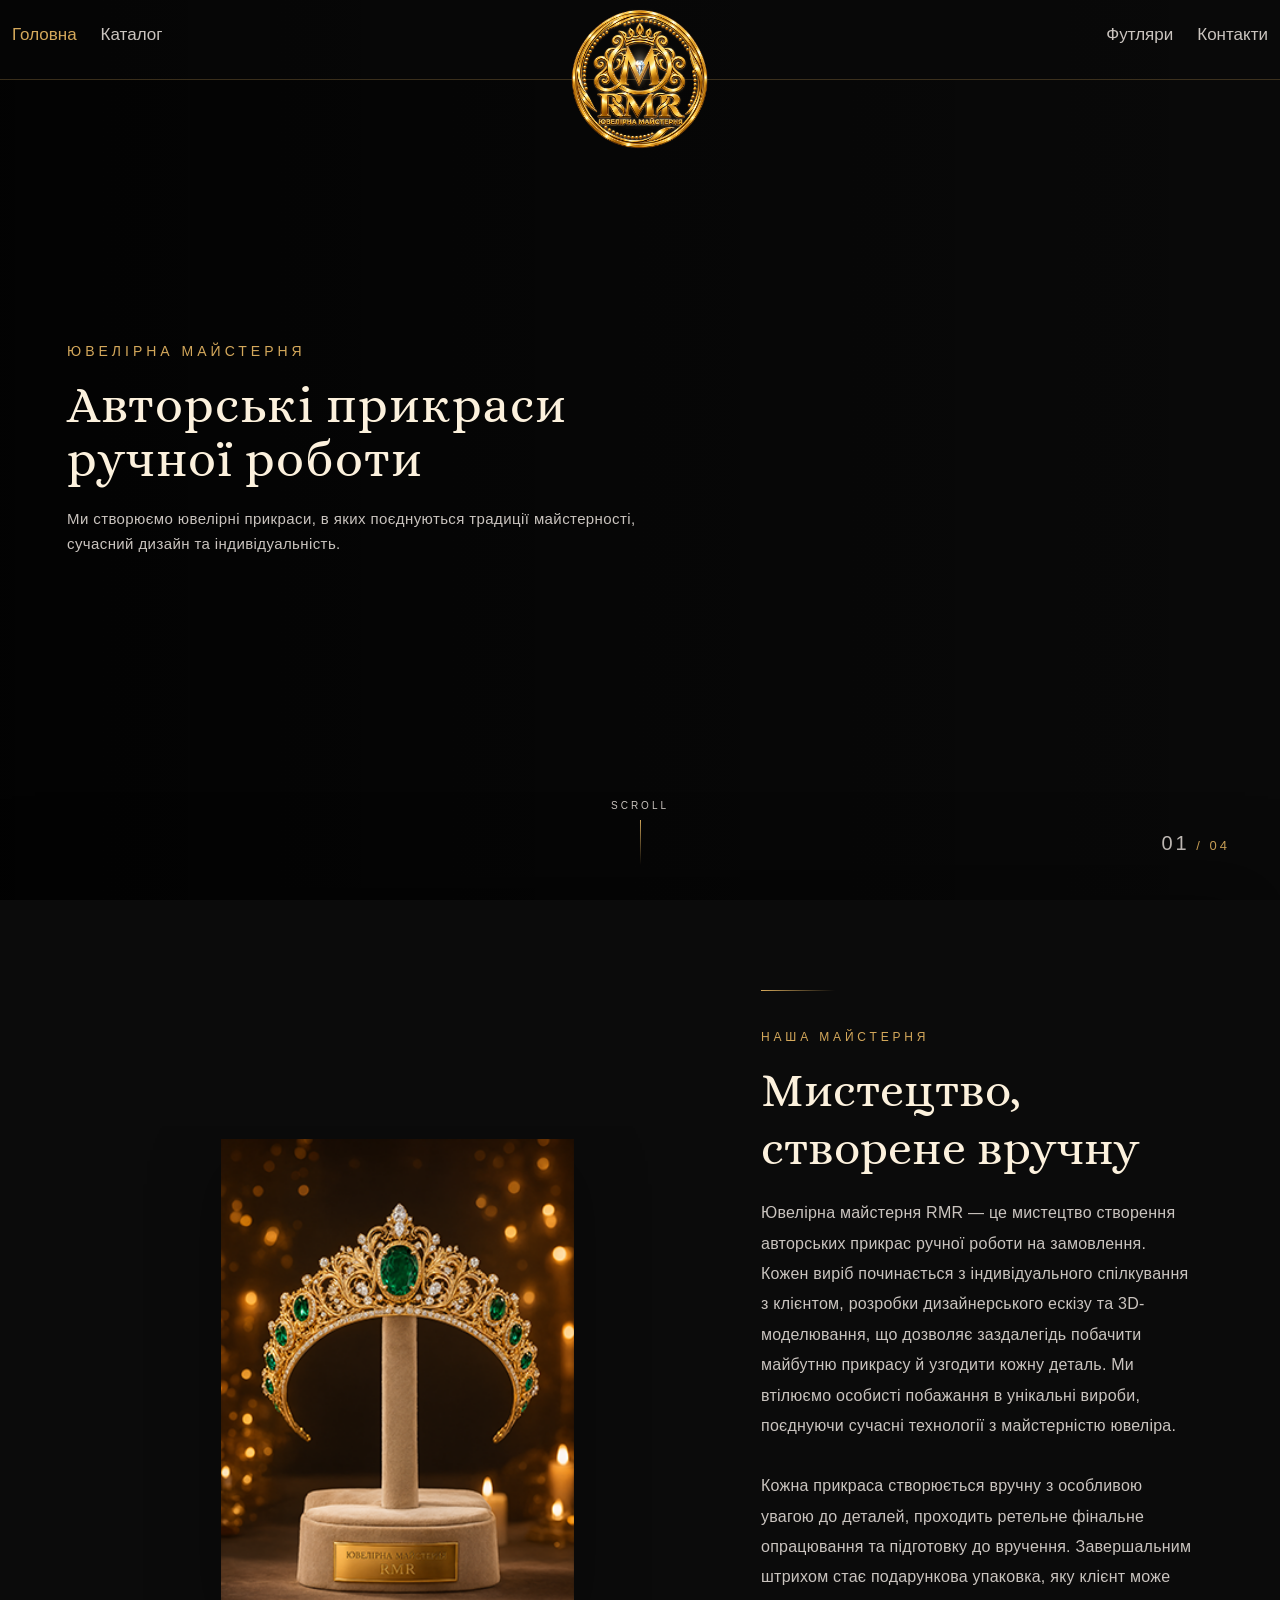
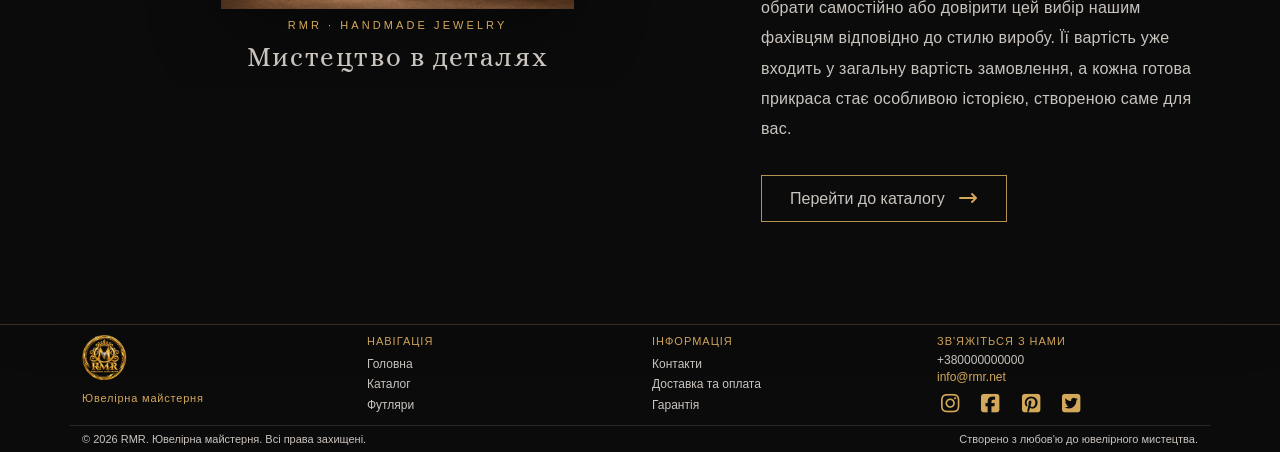
<file: index.html>
<!DOCTYPE html>
<html lang="uk">
<head>
    <meta charset="UTF-8">
    <meta name="viewport" content="width=device-width, initial-scale=1.0">
    <!-- Bootstrap -->
    <link rel="stylesheet" href="libs/bootstrap/css/bootstrap.min.css">
    <!-- Font Awesome -->
    <link rel="stylesheet" href="libs/fontawesome/css/all.min.css">
 
    <!-- Основные стили -->
    <link rel="stylesheet" href="styles/style.css">

    <!-- Favicon -->
    <link rel="shortcut icon" href="images/favicon.png" type="image/x-icon">
    <title>Ювелірна майстерня RMR</title>
 </head>         


<body>    
    <header class="site-header">
        <div class="container-fluid">
        <div class="row align-items-center">
    
        <!-- ЛЕВАЯ ЧАСТЬ МЕНЮ -->    
        <div class="col-lg-5 col-md-5 col-4">
        <nav class="navbar navbar-expand-lg p-0">
            <ul class="navbar-nav flex-row gap-lg-4 gap-2">
                <li class="nav-item active">  <a class="nav-link" href="index.html"> Головна </a> </li>   
                <li class="nav-item"> <a class="nav-link"  href="catalog.html">  Каталог </a> </li>             
                             
            </ul>                    
        </nav>                            
        </div>                   
                                
        <!-- ЦЕНТРАЛЬНЫЙ ЛОГОТИП -->                          
        <div class="col-lg-2 col-md-2 col-4">                     
        <div class="logo-box text-center"> 
        <img src="images/logotip.png" class="logo img-fluid" alt="Ювелірна майстерня">
        <div class="diamond-wrap">                       
        <img src="images/diamond.png" class="logo-diamond" alt="Діамант"> </div>
         </div> 
        </div>      

        <!-- ПРАВАЯ ЧАСТЬ МЕНЮ -->
        <div class="col-lg-5 col-md-5 col-4">
        <nav class="navbar navbar-expand-lg p-0">
            <ul class="navbar-nav flex-row justify-content-end gap-lg-4 gap-2 w-100"> 
               <li class="nav-item"> <a class="nav-link" href="packaging.html"> Футляри </a> </li>
               <li class="nav-item"> <a class="nav-link" href="contacts.html"> Контакти </a> </li> </ul>
        </nav>                        
        </div>                          
        </div>                           
        </div>                       
         </header>  



         <main>

          <!-- ================================================
               СЦЕНА З ВІДЕО
               Блок .hero «прилипає» до верху екрана (position: sticky),
               поки наступна секція піднімається і накриває його.
               ================================================ -->
          <div class="rmr-video-stage">
              <section class="hero" aria-label="Відео про майстерню RMR">
  
                  <!-- СЛАЙД 1 -->
                  <article class="about-slide is-active">
                      <video class="about-video" autoplay muted loop playsinline preload="auto">
                          <source src="videos/video1.mp4" type="video/mp4">
                      </video>
                      <div class="about-dark"></div>
                      <div class="container-fluid h-100">
                          <div class="row h-100 align-items-center">
                              <div class="col-lg-7 col-md-8 col-11 about-content">
                                  <span class="about-label">Ювелірна майстерня</span>
                                  <h1 class="about-title">Авторські прикраси <br> ручної роботи</h1>
                                  <p class="about-text">Ми створюємо ювелірні прикраси, в яких поєднуються традиції майстерності, сучасний дизайн та індивідуальність.</p>
                              </div>
                          </div>
                      </div>
                  </article>
  
                  <!-- СЛАЙД 2 -->
                  <article class="about-slide">
                      <video class="about-video" muted loop playsinline preload="metadata">
                          <source src="videos/video2.mp4" type="video/mp4">
                      </video>
                      <div class="about-dark"></div>
                      <div class="container-fluid h-100">
                          <div class="row h-100 align-items-center">
                              <div class="col-lg-7 col-md-8 col-11 about-content">
                                  <span class="about-label">НАШ ПРОЦЕС</span>
                                  <h1 class="about-title">Кожна деталь<br> має значення</h1>
                                  <p class="about-text">Від першого ескізу до останнього штриха кожна прикраса проходить через руки майстра.</p>
                              </div>
                          </div>
                      </div>
                  </article>
  
                  <!-- СЛАЙД 3 -->
                  <article class="about-slide">
                      <video class="about-video" muted loop playsinline preload="metadata">
                          <source src="videos/video3.mp4" type="video/mp4">
                      </video>
                      <div class="about-dark"></div>
                      <div class="container-fluid h-100">
                          <div class="row h-100 align-items-center">
                              <div class="col-lg-7 col-md-8 col-11 about-content">
                                  <span class="about-label">НАШІ ПРИКРАСИ</span>
                                  <h1 class="about-title">Ваша історія<br>у кожній прикрасі</h1>
                                  <p class="about-text">Ми створюємо речі, які стають частиною особливих моментів і залишаються з вами на довгі роки.</p>
                              </div>
                          </div>
                      </div>
                  </article>
  
                  <!-- СЛАЙД 4 -->
                  <article class="about-slide">
                      <video class="about-video" muted loop playsinline preload="metadata">
                          <source src="videos/video4.mp4" type="video/mp4">
                      </video>
                      <div class="about-dark"></div>
                      <div class="container-fluid h-100">
                          <div class="row h-100 align-items-center">
                              <div class="col-lg-7 col-md-8 col-11 about-content">
                                  <span class="about-label">НАША ФІЛОСОФІЯ</span>
                                  <h1 class="about-title">Створюємо те,<br>що залишається</h1>
                                  <p class="about-text">Для нас ювелірне мистецтво — це більше, ніж прикраса. Це пам'ять, емоція та історія, яку хочеться зберегти.</p>
                              </div>
                          </div>
                      </div>
                  </article>
  
                  <!-- СЧЁТЧИК -->
                  <div class="about-counter">
                      <span class="current">01</span> / 04
                  </div>
  
                  <!-- SCROLL -->
                  <div class="about-scroll">
                      <span>SCROLL</span>
                      <span class="about-scroll-line"></span>
                  </div>
  
              </section>
          </div>
  
  
        <!-- ================================================
                       СЕКЦІЯ З ФОТО І ОПИСОМ: піднімається на відео
                       Сітка Bootstrap: container > row > col-lg-7 + col-lg-5
                       ================================================ -->
        <section class="rmr-workshop-section" id="rmr-workshop" aria-labelledby="rmr-workshop-title">
            <div class="container">
                <div class="row align-items-center g-4 g-lg-5">
        
                    <!-- ФОТО ПРИКРАС (змінюються автоматично, див. home.js) -->
                    <div class="col-12 col-lg-7">
                        <div class="rmr-jewelry-showcase" aria-label="Прикраси майстерні RMR">
                            <div class="rmr-jewelry-glow" aria-hidden="true"></div>
                            <div class="rmr-jewelry-frame">
                                <img class="rmr-jewelry-image is-visible" src="images/chief/1.png"alt="Діадема ручної роботи RMR"> 
                                <img class="rmr-jewelry-image" src="images/chief/2.png" alt="Брошка ручної роботи RMR">
                                <img class="rmr-jewelry-image" src="images/chief/3.png" alt="Підвіска ручної роботи RMR">
                                <img class="rmr-jewelry-image" src="images/chief/4.png" alt="Сережки ручної роботи RMR">
                                <img class="rmr-jewelry-image" src="images/chief/5.png" alt="Браслет ручної роботи RMR">
                                <img class="rmr-jewelry-image" src="images/chief/6.png" alt="Брошка ручної роботи RMR">
        
                            </div>
                            <div class="rmr-showcase-caption" aria-live="polite">
                                <span class="rmr-showcase-kicker">RMR · HANDMADE JEWELRY</span>
                                <span class="rmr-showcase-name">Мистецтво в деталях</span>
                            </div>
                        </div>
                    </div>
                    <!-- ОПИС: по центру на телефоні, зліва на широкому екрані -->
                    <div class="col-12 col-lg-5">
                        <div class="rmr-workshop-description text-left text-lg-start">
                            <span class="rmr-workshop-overline d-block">НАША МАЙСТЕРНЯ</span>
                            <h2 id="rmr-workshop-title">Мистецтво, створене вручну</h2>
                            <p>Ювелірна майстерня RMR — це мистецтво створення авторських прикрас ручної роботи на замовлення.
                                Кожен виріб
                                починається з індивідуального спілкування з клієнтом, розробки дизайнерського ескізу та
                                3D-моделювання, що
                                дозволяє заздалегідь побачити майбутню прикрасу й узгодити кожну деталь. Ми втілюємо особисті
                                побажання в
                                унікальні вироби, поєднуючи сучасні технології з майстерністю ювеліра.</p>
        
                            <p> Кожна прикраса створюється вручну з особливою увагою до деталей, проходить ретельне фінальне
                                опрацювання та
                                підготовку до вручення. Завершальним штрихом стає подарункова упаковка, яку клієнт може обрати
                                самостійно або довірити
                                цей вибір нашим фахівцям відповідно до стилю виробу. Її вартість уже входить у загальну вартість
                                замовлення, а кожна
                                готова прикраса стає особливою історією, створеною саме для вас.</p>
                            <a href="catalog.html" class="rmr-workshop-btn">Перейти до каталогу <i
                                    class="fa-solid fa-arrow-right-long" aria-hidden="true"></i></a>
                        </div>
                    </div>
        
                </div>
            </div>
        </section>
        
        </main>



<!-- FOOTER -->
<footer class="footer"> 
    <div class="container">

   <!-- ОСНОВНАЯ ЧАСТЬ FOOTER -->
    <div class="row footer-main g-4">
    
   <!-- ЛОГОТИП -->
    <div class="col-lg-3 col-md-6 col-12">
    <div class="footer-column footer-brand"> 
    <span class="footer-logo d-inline-block"><img src="images/logotipWithDiamond.png" alt="Ювелірна майстерня" class="img-fluid"> </span>        
     <p class="footer-description"> Ювелірна майстерня </p>
     </div>
     </div>                         
    
    <!--  НАВИГАЦИЯ-->
     <div class="col-lg-3 col-md-6 col-12">            
     <div class="footer-column">            
     <h5> Навігація </h5>
        <ul class="footer-links list-unstyled">                    
            <li> <a href="index.html"> Головна </a> </li>
            <li> <a href="catalog.html"> Каталог </a> </li>
            <li> <a href="packaging.html">Футляри </a> </li> 
       </ul>                
                 
      </div>                          
      </div>                            
    
     <!--  ИНФОРМАЦИЯ   -->          
       <div class="col-lg-3 col-md-6 col-12">          
       <div class="footer-column">
       <h5>  Інформація  </h5>  
            <ul class="footer-links list-unstyled">
               <li> <a href="contacts.html"> Контакти </a> </li>
               <li> <a href="contacts.html#delivery-payment"> Доставка та оплата </a> </li>         
             <li> <a href="contacts.html#warranty"> Гарантія </a> </li>   
            </ul>            
       </div>
       </div>              

     <!-- КОНТАКТЫ -->   
        <div class="col-lg-3 col-md-6 col-12">         
        <div class="footer-column">         
        <h5> Зв'яжіться з нами </h5>
     
     <!-- ТЕЛЕФОН -->                    
        <p class="footer-contact">  +380000000000  </p>
                      
     <!-- EMAIL -->
        <p class="footer-contact"> 
        <a href="mailto:info@rmr.net?subject=Замовлення прикрас">info@rmr.net</a> </p>    
                            
     <!-- СОЦСЕТИ -->
        <div class="footer-socicons d-flex">
            <a href="#" aria-label="Instagram"> <i class="fa-brands fa-instagram"></i> </a>        
            <a href="#" aria-label="Facebook"> <i class="fa-brands fa-square-facebook"></i> </a>
            <a href="#" aria-label="Pinterest"> <i class="fa-brands fa-square-pinterest"></i> </a>
            <a href="#" aria-label="Twitter"> <i class="fa-brands fa-square-twitter"></i> </a>  
    </div>
    </div>
    </div>           
    </div>
           
    <!-- НИЖНЯЯ ЧАСТЬ FOOTER  -->
       <div class="footer-bottom row align-items-center">       
           
    <!-- КОПИРАЙТ -->
    <div class="col-md-6 col-12">
    <div class="footer-copy"> &copy;
      <span class="year"></span>
     <span> RMR. Ювелірна майстерня. Всі права захищені.</span>
                       
     </div>
     </div>               
                    
    <!-- ТЕКСТ СПРАВА -->
    <div class="col-md-6 col-12 text-md-end">
    <div class="footer-love"> Створено з любов'ю до ювелірного мистецтва. </div>
    </div>  
    </div>
    </div>            
                  
 </footer>
                  
                

<script src="scripts/home.js"></script>
<script src="scripts/diamond.js"></script>
<script src="scripts/script.js"></script>

</body>
</html>
</file>
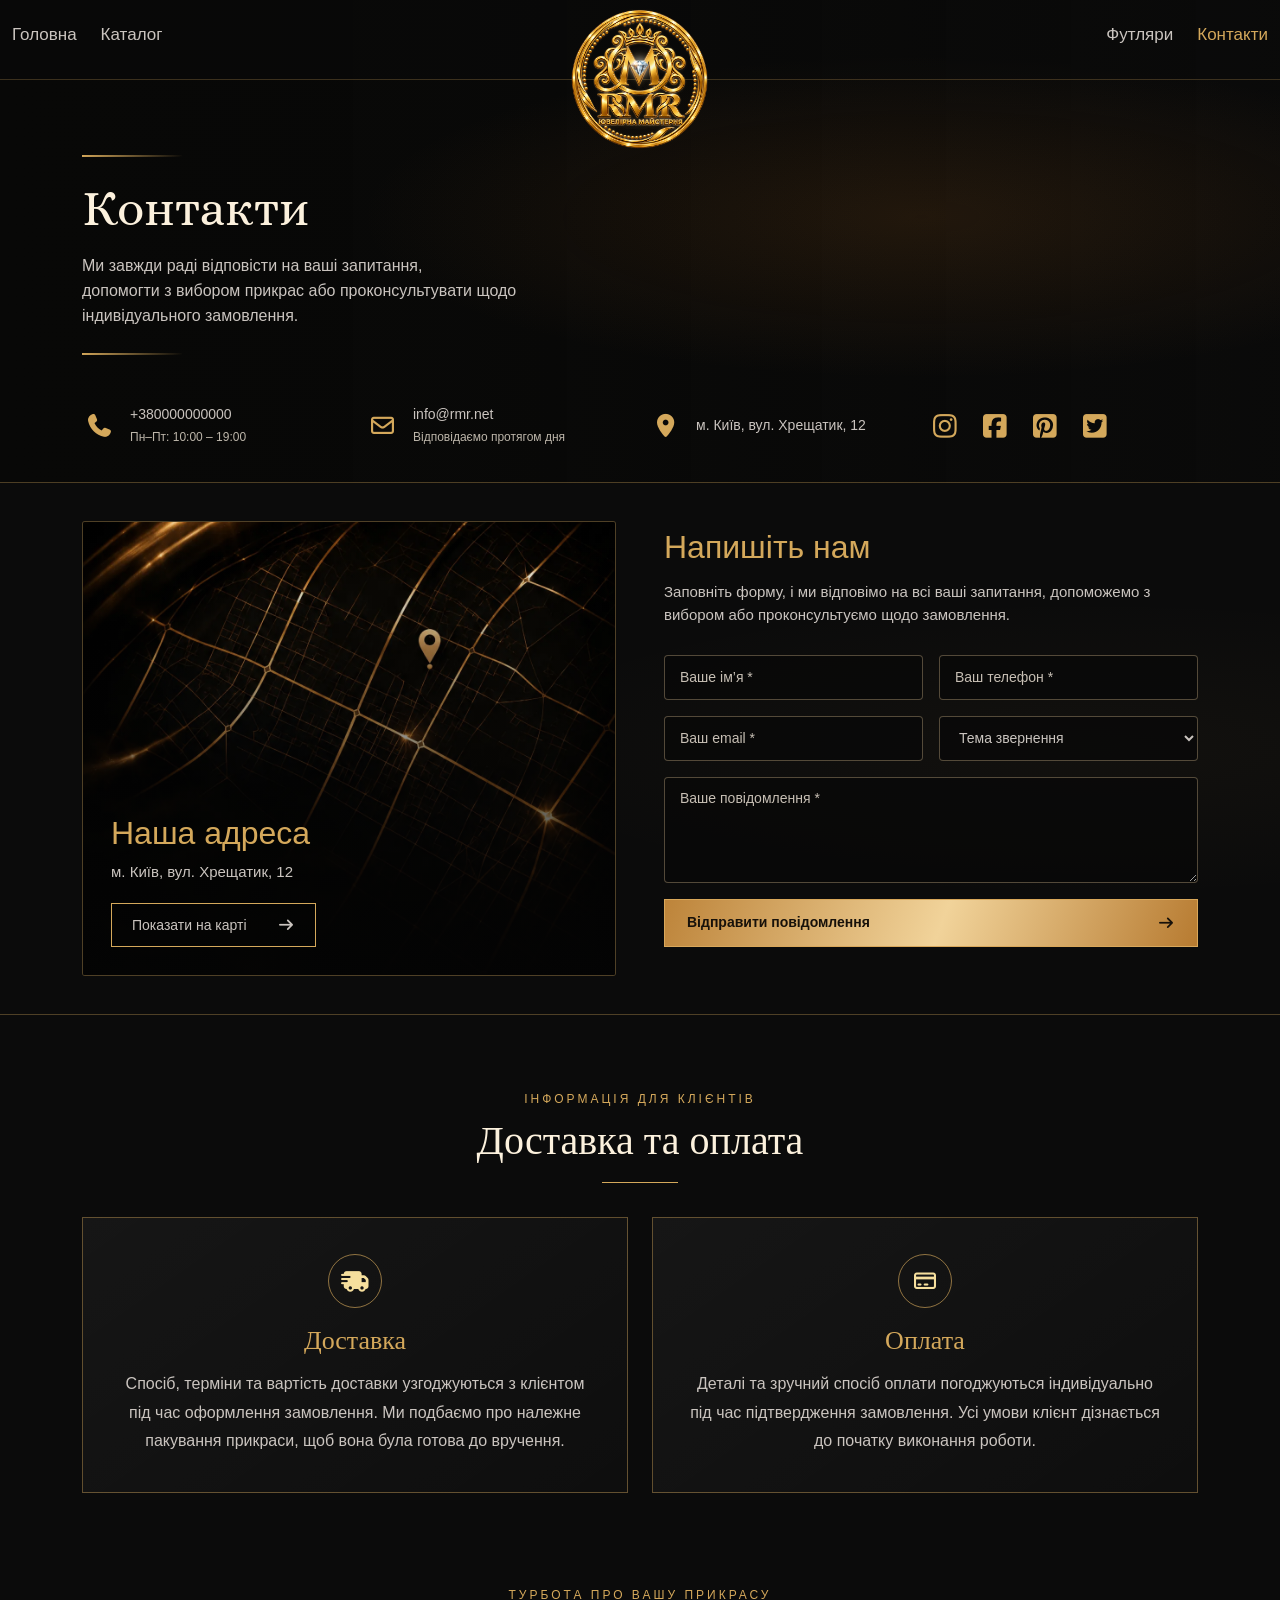
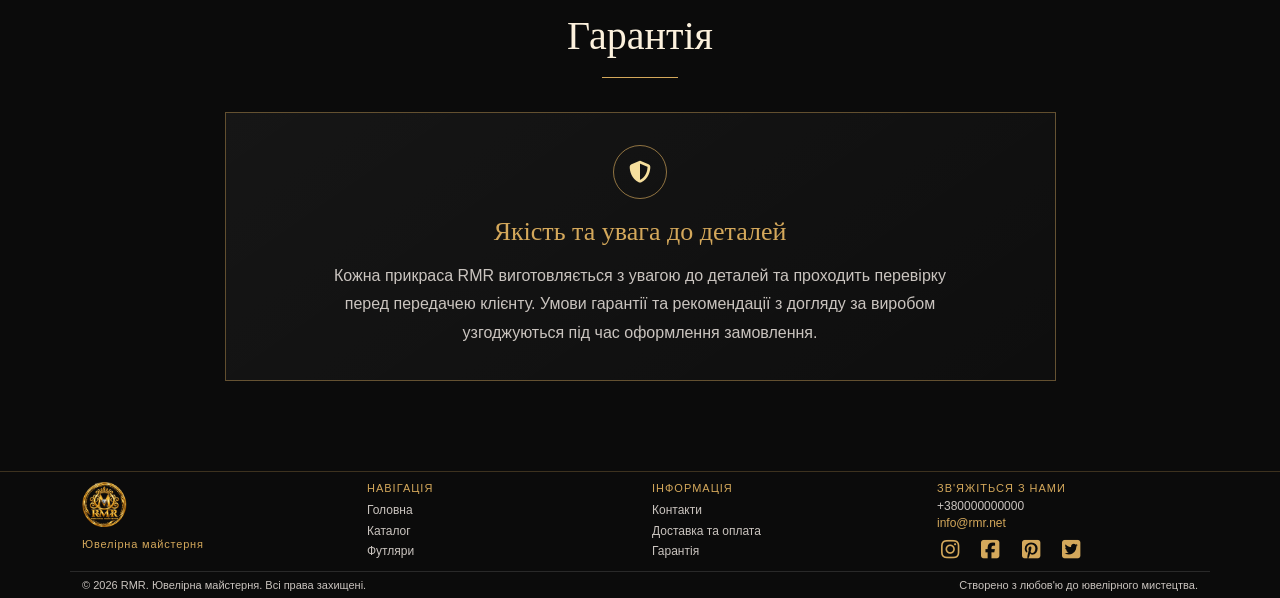
<file: contacts.html>
<!DOCTYPE html>
<html lang="uk">
<head>
    <meta charset="UTF-8">
    <meta name="viewport" content="width=device-width, initial-scale=1.0">
    <!-- Bootstrap -->
    <link rel="stylesheet" href="libs/bootstrap/css/bootstrap.min.css">
    <!-- Font Awesome -->
    <link rel="stylesheet" href="libs/fontawesome/css/all.min.css">
 
    <!-- Основные стили -->
    <link rel="stylesheet" href="styles/style.css">

    <!-- Favicon -->
    <link rel="shortcut icon" href="images/favicon.png" type="image/x-icon">
    <title>Контакти — Ювелірна майстерня RMR</title>
 </head>         


<body class="contacts-page">    
    <header class="site-header">
        <div class="container-fluid">
        <div class="row align-items-center">
    
        <!-- ЛЕВАЯ ЧАСТЬ МЕНЮ -->    
        <div class="col-lg-5 col-md-5 col-4">
        <nav class="navbar navbar-expand-lg p-0">
            <ul class="navbar-nav flex-row gap-lg-4 gap-2">
                <li class="nav-item ">  <a class="nav-link" href="index.html"> Головна </a> </li>   
                <li class="nav-item"> <a class="nav-link"  href="catalog.html">  Каталог </a> </li>             
                             
            </ul>                    
        </nav>                            
        </div>                   
                                
        <!-- ЦЕНТРАЛЬНЫЙ ЛОГОТИП -->                          
        <div class="col-lg-2 col-md-2 col-4">                     
        <div class="logo-box text-center"> 
        <img src="images/logotip.png" class="logo img-fluid" alt="Ювелірна майстерня">
        <div class="diamond-wrap">                       
        <img src="images/diamond.png" class="logo-diamond" alt="Діамант"> </div>
         </div> 
        </div>             
        <!-- ПРАВАЯ ЧАСТЬ МЕНЮ -->
        <div class="col-lg-5 col-md-5 col-4">
        <nav class="navbar navbar-expand-lg p-0">
            <ul class="navbar-nav flex-row justify-content-end gap-lg-4 gap-2 w-100"> 
               <li class="nav-item"> <a class="nav-link" href="packaging.html"> Футляри  </a> </li>
               <li class="nav-item active"> <a class="nav-link" href="contacts.html"> Контакти </a> </li> </ul>
        </nav>                        
        </div>                          
        </div>                           
        </div>                       
         </header>

         <main>
            <!-- HERO / КОНТАКТИ -->
            <section class="contacts-hero">
            <div class="contacts-hero-image" aria-hidden="true"></div>
            <div class="container contacts-hero-inner">
            <div class="row">
            <div class="col-lg-6">
            <span class="gold-rule" aria-hidden="true"></span>      
            <h1>Контакти</h1>
            <p class="hero-description">
             Ми завжди раді відповісти на ваші запитання,<br class="d-none d-xl-block">
            допомогти з вибором прикрас або проконсультувати
            щодо індивідуального замовлення. </p>
            <span class="gold-rule" aria-hidden="true"></span>               
                            
                        </div>
                    </div>                
            <div class="row contact-details align-items-center g-3">
                        <div class="col-12 col-md-6 col-xl-3">
                            <div class="contact-item contact-phone">
                                <span class="contact-icon" aria-hidden="true"><i class="fa-solid fa-phone"></i></span>

                                <div>
                                    <a class="contact-main" href="tel:+380000000000">+380000000000</a>
                                    <span class="contact-note">Пн–Пт: 10:00 – 19:00</span>
                                </div>
                            </div>
                        </div>
        
                        <div class="col-12 col-md-6 col-xl-3">
                            <div class="contact-item">
                                <span class="contact-icon" aria-hidden="true"><i class="fa-regular fa-envelope"></i></span>
                                <div>
                                    <a class="contact-main" href="mailto:info@rmr.net">info@rmr.net</a>
                                    <span class="contact-note">Відповідаємо протягом дня</span>
                                </div>
                            </div>
                        </div>
        
                        <div class="col-12 col-md-6 col-xl-3">
                            <div class="contact-item">
                                <span class="contact-icon" aria-hidden="true"><i class="fa-solid fa-location-dot"></i></span>
                                <div>
                                    <span class="contact-main">м. Київ, вул. Хрещатик, 12</span>
                                    
                                </div>
                            </div>
                        </div>
        
                        <div class="col-12 col-md-6 col-xl-3">
                            <div class="contact-socials" aria-label="Соціальні мережі">
                                <!-- Встав сюди реальні адреси своїх сторінок -->
                                <a href="#" aria-label="Instagram"><i class="fa-brands fa-instagram"></i></a>
                                <a href="#" aria-label="Facebook"><i class="fa-brands fa-square-facebook"></i></a>
                                <a href="#" aria-label="Pinterest"><i class="fa-brands fa-square-pinterest"></i></a>
                                <a href="#" aria-label="Twitter"><i class="fa-brands fa-square-twitter"></i></a>
                            </div>
                        </div>
                    </div>
                </div>
            </section>
        
            <!-- КАРТА + ФОРМА -->
            <section class="contact-form-section" id="contact-map">
                <div class="container">
                    <div class="row g-4 g-xl-5 align-items-stretch">
                        <div class="col-lg-6">
                            <article class="contact-map-card">
                                <!-- Заміни contact-map-gold.jpg на зображення карти із золотими лініями.
                                         Воно має бути у папці images. -->
                                <img class="contact-map-image" src="images/map.webp"
                                    alt="Стилізована карта із золотими лініями">
                                <div class="map-card-content">
                                    <h2>Наша адреса</h2>
                                    <p>м. Київ, вул. Хрещатик, 12</p>
                                    <!-- Заміни посилання на точну адресу в Google Maps -->
                                    <a class="rmr-button rmr-button-outline"
                                        href="https://www.google.com/maps/search/?api=1&query=Хрещатик+12+Київ" target="_blank"
                                        rel="noopener noreferrer">
                                        <span>Показати на карті</span>
                                        <i class="fa-solid fa-arrow-right" aria-hidden="true"></i>
                                    </a>
                                </div>
                            </article>
                        </div>
        
                        <div class="col-lg-6">
                            <div class="contact-form-content">
                                <h2>Напишіть нам</h2>
                                <p class="form-intro">
                                    Заповніть форму, і ми відповімо на всі ваші запитання,
                                    допоможемо з вибором або проконсультуємо щодо замовлення.
                                </p>
        
                                <!-- Форма демонстраційна: для реального надсилання потрібен backend або сервіс форм. -->
                                <form class="contacts-form" id="contactsForm" data-rmr-form data-rmr-form-type="contact" novalidate>
                                    <div class="row g-3">
                                        <div class="col-md-6">
                                            <label class="visually-hidden" for="contactName">Ваше ім’я</label>
                                            <input id="contactName" name="name" type="text" placeholder="Ваше ім’я *"
                                                autocomplete="name" required data-required-message="Введіть ваше ім’я.">
                                        </div>
                                        <div class="col-md-6">
                                            <label class="visually-hidden" for="contactPhone">Ваш телефон</label>
                                            <input id="contactPhone" name="phone" type="tel" placeholder="Ваш телефон *"
                                                autocomplete="tel" required data-required-message="Введіть номер телефону.">
                                        </div>
                                        <div class="col-md-6">
                                            <label class="visually-hidden" for="contactEmail">Ваш email</label>
                                            <input id="contactEmail" name="email" type="email" placeholder="Ваш email *"
                                                autocomplete="email" required data-required-message="Введіть електронну пошту.">
                                        </div>
                                        <div class="col-md-6">
                                            <label class="visually-hidden" for="contactTopic">Тема звернення</label>
                                            <select id="contactTopic" name="topic">
                                                <option value="" selected>Тема звернення</option>
                                                <option value="consultation">Консультація щодо прикраси</option>
                                                <option value="custom-order">Індивідуальне замовлення</option>
                                                <option value="repair">Ремонт або догляд</option>
                                                <option value="other">Інше питання</option>
                                            </select>
                                        </div>
                                        <div class="col-12">
                                            <label class="visually-hidden" for="contactMessage">Ваше повідомлення</label>
                                            <textarea id="contactMessage" name="message" rows="4"
                                                placeholder="Ваше повідомлення *" required data-required-message="Напишіть, будь ласка, повідомлення."></textarea>
                                        </div>
                                        <div class="col-12">
                                            <button class="rmr-button rmr-button-filled" type="submit">
                                                <span>Відправити повідомлення</span>
                                                <i class="fa-solid fa-arrow-right" aria-hidden="true"></i>
                                            </button>
                                            <p class="form-status" id="formStatus" role="status" aria-live="polite"></p>
                                        </div>
                                    </div>
                                </form>
                            </div>
                        </div>
                    </div>
                </div>
            </section>
        
            <!-- ДОСТАВКА ТА ОПЛАТА: ЯКІРНИЙ РОЗДІЛ -->
            <section class="contacts-info-section" id="delivery-payment" aria-labelledby="delivery-payment-title">
                <div class="container">
                    <div class="contacts-info-heading text-center">
                        <span class="contacts-info-kicker">ІНФОРМАЦІЯ ДЛЯ КЛІЄНТІВ</span>
                        <h2 id="delivery-payment-title">Доставка та оплата</h2>
                        <span class="contacts-info-rule" aria-hidden="true"></span>
                    </div>
                    <div class="row g-4">
                        <div class="col-lg-6">
                            <article class="contacts-info-card h-100">
                                <span class="contacts-info-icon" aria-hidden="true"><i class="fa-solid fa-truck-fast"></i></span>
                                <h3>Доставка</h3>
                                <p>Спосіб, терміни та вартість доставки узгоджуються з клієнтом під час оформлення замовлення. Ми подбаємо про належне пакування прикраси, щоб вона була готова до вручення.</p>
                            </article>
                        </div>
                        <div class="col-lg-6">
                            <article class="contacts-info-card h-100">
                                <span class="contacts-info-icon" aria-hidden="true"><i class="fa-regular fa-credit-card"></i></span>
                                <h3>Оплата</h3>
                                <p>Деталі та зручний спосіб оплати погоджуються індивідуально під час підтвердження замовлення. Усі умови клієнт дізнається до початку виконання роботи.</p>
                            </article>
                        </div>
                    </div>
                </div>
            </section>

            <!-- ГАРАНТІЯ: ЯКІРНИЙ РОЗДІЛ -->
            <section class="contacts-info-section contacts-warranty-section" id="warranty" aria-labelledby="warranty-title">
                <div class="container">
                    <div class="contacts-info-heading text-center">
                        <span class="contacts-info-kicker">ТУРБОТА ПРО ВАШУ ПРИКРАСУ</span>
                        <h2 id="warranty-title">Гарантія</h2>
                        <span class="contacts-info-rule" aria-hidden="true"></span>
                    </div>
                    <div class="row justify-content-center">
                        <div class="col-lg-9">
                            <article class="contacts-info-card contacts-warranty-card text-center">
                                <span class="contacts-info-icon" aria-hidden="true"><i class="fa-solid fa-shield-halved"></i></span>
                                <h3>Якість та увага до деталей</h3>
                                <p>Кожна прикраса RMR виготовляється з увагою до деталей та проходить перевірку перед передачею клієнту. Умови гарантії та рекомендації з догляду за виробом узгоджуються під час оформлення замовлення.</p>
                            </article>
                        </div>
                    </div>
                </div>
            </section>
        
            
        </main>


        <!-- Демонстраційне повідомлення: фактичного надсилання немає -->
        <div class="modal fade rmr-success-modal" id="rmrSuccessModal" tabindex="-1" aria-labelledby="rmrSuccessTitle"
            aria-hidden="true">
            <div class="modal-dialog modal-dialog-centered">
                <div class="modal-content text-center p-3 p-md-4">
                    <div class="modal-header border-0 justify-content-end pb-0">
                        <button type="button" class="btn-close btn-close-white" data-bs-dismiss="modal"
                            aria-label="Закрити"></button>
                    </div>
                    <div class="modal-body pt-0">
                        <div class="rmr-success-mark" aria-hidden="true"><i class="fa-solid fa-check"></i></div>
                        <h2 class="modal-title fs-3 mb-3" id="rmrSuccessTitle">Дякуємо за звернення!</h2>
                        <p class="success-copy" id="rmrSuccessCopy">Форму успішно відправлено.</p>
                        <button type="button" class="success-close" data-bs-dismiss="modal">Зрозуміло</button>
                    </div>
                </div>
            </div>
        </div>
        



  

<!-- FOOTER -->
<footer class="footer"> 
    <div class="container">

   <!-- ОСНОВНАЯ ЧАСТЬ FOOTER -->
    <div class="row footer-main g-4">
    
   <!-- ЛОГОТИП -->
    <div class="col-lg-3 col-md-6 col-12">
    <div class="footer-column footer-brand"> 
    <span class="footer-logo d-inline-block"><img src="images/logotipWithDiamond.png" alt="Ювелірна майстерня" class="img-fluid"> </span>            
     <p class="footer-description"> Ювелірна майстерня </p>
     </div>
     </div>                         
    
    <!--  НАВИГАЦИЯ-->
     <div class="col-lg-3 col-md-6 col-12">            
     <div class="footer-column">            
     <h5> Навігація </h5>
        <ul class="footer-links list-unstyled">                    
            <li> <a href="index.html"> Головна </a> </li>
            <li> <a href="catalog.html"> Каталог </a> </li>
            <li> <a href="packaging.html"> Футляри  </a> </li> 
       </ul>                
                 
      </div>                          
      </div>                            
    
     <!--  ИНФОРМАЦИЯ   -->          
       <div class="col-lg-3 col-md-6 col-12">          
       <div class="footer-column">
       <h5>  Інформація  </h5>  
            <ul class="footer-links list-unstyled">
               <li> <a href="contacts.html"> Контакти </a> </li>
               <li> <a href="contacts.html#delivery-payment"> Доставка та оплата </a> </li>         
             <li> <a href="contacts.html#warranty"> Гарантія </a> </li>   
            </ul>            
       </div>
       </div>              

     <!-- КОНТАКТЫ -->   
        <div class="col-lg-3 col-md-6 col-12">         
        <div class="footer-column">         
        <h5> Зв'яжіться з нами </h5>
     
     <!-- ТЕЛЕФОН -->                    
        <p class="footer-contact">  +380000000000  </p>
                      
     <!-- EMAIL -->
        <p class="footer-contact"> 
        <a href="mailto:info@rmr.net?subject=Замовлення прикрас">info@rmr.net</a> </p>    
                            
     <!-- СОЦСЕТИ -->
        <div class="footer-socicons d-flex">
            <a href="#" aria-label="Instagram"> <i class="fa-brands fa-instagram"></i> </a>        
            <a href="#" aria-label="Facebook"> <i class="fa-brands fa-square-facebook"></i> </a>
            <a href="#" aria-label="Pinterest"> <i class="fa-brands fa-square-pinterest"></i> </a>
            <a href="#" aria-label="Twitter"> <i class="fa-brands fa-square-twitter"></i> </a>  
    </div>
    </div>
    </div>           
    </div>
           
    <!-- НИЖНЯЯ ЧАСТЬ FOOTER  -->
       <div class="footer-bottom row align-items-center">       
           
    <!-- КОПИРАЙТ -->
    <div class="col-md-6 col-12">
    <div class="footer-copy"> &copy;
      <span class="year"></span>
     <span> RMR. Ювелірна майстерня. Всі права захищені.</span>
                       
     </div>
     </div>               
                    
    <!-- ТЕКСТ СПРАВА -->
    <div class="col-md-6 col-12 text-md-end">
    <div class="footer-love"> Створено з любов'ю до ювелірного мистецтва. </div>
    </div>  
    </div>
    </div>            
                  
 </footer>

 
<script src="libs/js/bootstrap.bundle.min.js"></script>               
<script src="scripts/forms.js"></script>
<script src="scripts/diamond.js"></script>
<script src="scripts/script.js"></script>

</body>
</html>
</file>
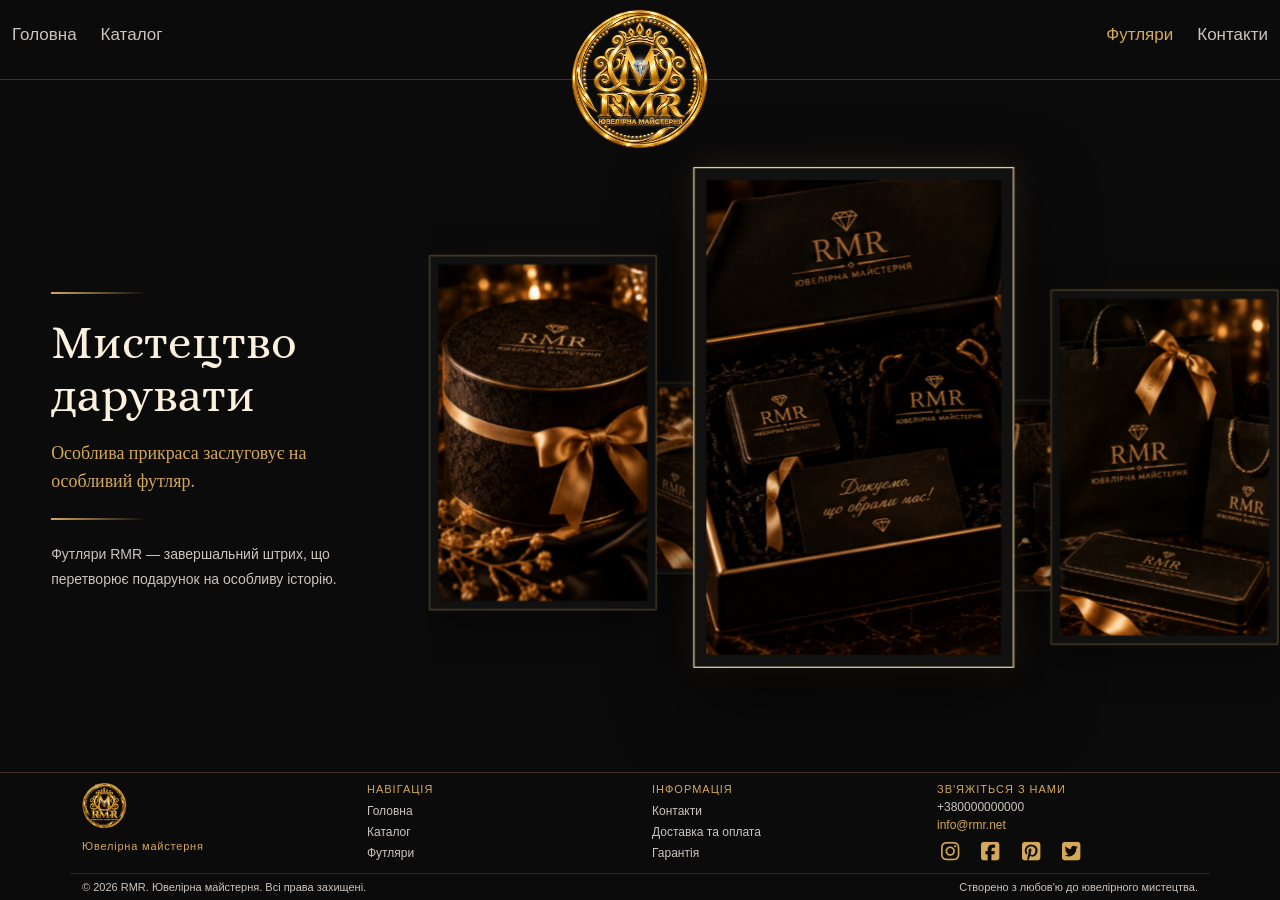
<file: packaging.html>
<!DOCTYPE html>
<html lang="uk">
<head>
    <meta charset="UTF-8">
    <meta name="viewport" content="width=device-width, initial-scale=1.0">
    
    <!-- Bootstrap -->
    <link rel="stylesheet" href="libs/bootstrap/css/bootstrap.min.css">
    
    <!-- Font Awesome -->
    <link rel="stylesheet" href="libs/fontawesome/css/all.min.css">

     <!-- Основные стили -->
    <link rel="stylesheet" href="styles/style.css">

    <!-- Favicon -->
    <link rel="shortcut icon" href="images/favicon.png" type="image/x-icon">
    <title>Футляри — Ювелірна майстерня RMR</title>
 </head>         


 

     <body class="packaging-page">
        <header class="site-header">
            <div class="container-fluid">
            <div class="row align-items-center">
    
            <!-- ЛЕВАЯ ЧАСТЬ МЕНЮ -->    
            <div class="col-lg-5 col-md-5 col-4">
            <nav class="navbar navbar-expand-lg p-0">
             <ul class="navbar-nav flex-row gap-lg-4 gap-2">
                <li class="nav-item ">  <a class="nav-link" href="index.html"> Головна </a> </li>   
                <li class="nav-item "> <a class="nav-link"  href="catalog.html">  Каталог </a> </li>             
             </ul>   
        </nav>                            
        </div>                   
                                
        <!-- ЦЕНТРАЛЬНЫЙ ЛОГОТИП -->                          
        <div class="col-lg-2 col-md-2 col-4">                     
        <div class="logo-box text-center"> 
        <img src="images/logotip.png" class="logo img-fluid" alt="Ювелірна майстерня">
        <div class="diamond-wrap">                       
        <img src="images/diamond.png" class="logo-diamond" alt="Діамант"> </div>
         </div> 
        </div>  

        <!-- ПРАВАЯ ЧАСТЬ МЕНЮ -->
        <div class="col-lg-5 col-md-5 col-4">
        <nav class="navbar navbar-expand-lg p-0">
        <ul class="navbar-nav flex-row justify-content-end gap-lg-4 gap-2 w-100"> 
            <li class="nav-item active"> <a class="nav-link" href="packaging.html"> Футляри  </a> </li>
            <li class="nav-item"> <a class="nav-link" href="contacts.html"> Контакти </a> </li> 
        </ul>
        </nav>                        
        </div>                          
        </div>                           
        </div>                       
         </header>   


           

           <main class="packaging-arc container-fluid px-0">
            <div class="row g-0">

                <!-- Ліва панель RMR: 4 колонки Bootstrap -->
            <section class="arc-info col-12 col-lg-4">
              <div class="arc-info-content">
               <span class="arc-line"></span>
                <h1>Мистецтво<br>дарувати</h1>
                <p class="arc-subtitle">Особлива прикраса заслуговує на особливий футляр. </p>                                
                <span class="arc-line"></span>              
                <p class="arc-description">Футляри RMR — завершальний штрих, що перетворює подарунок на особливу історію. </p>                                                                            
               
                </div>
                </section>
            
            <!-- Фотографії: 8 колонок Bootstrap -->
            <section class="arc-scroll col-12 col-lg-8" id="arcScroll">
                  <div class="arc-scene" id="arcScene">
                   <div class="arc-track" id="arcTrack">
                   <div class="arc-photo"><img src="images/packaging/1.png" alt="Подарункова коробка RMR"> </div>
                   <div class="arc-photo"> <img src="images/packaging/2.png" alt="Подарунковий пакет RMR"> </div>   
                   <div class="arc-photo"> <img src="images/packaging/3.png" alt="Преміальний футляр RMR"> </div>        
                   <div class="arc-photo">  <img src="images/packaging/4.png" alt="Подарунковий футляр RMR"> </div>    
                   <div class="arc-photo"><img src="images/packaging/5.png" alt="Фірмовий пакет RMR"> </div>
                    
                </div>
                </div>    
                </section>
                </div>
                </main>    
                    
                           
            
             
            <!-- FOOTER -->
            <footer class="footer"> 
                <div class="container">

        <!-- ОСНОВНАЯ ЧАСТЬ FOOTER -->
            <div class="row footer-main g-4">
            
        <!-- ЛОГОТИП -->
            <div class="col-lg-3 col-md-6 col-12">
            <div class="footer-column footer-brand"> 
            <span class="footer-logo d-inline-block"><img src="images/logotipWithDiamond.png" alt="Ювелірна майстерня" class="img-fluid"> </span>        
            <p class="footer-description"> Ювелірна майстерня </p>
            </div>
            </div>                         
    
        <!--  НАВИГАЦИЯ-->
        <div class="col-lg-3 col-md-6 col-12">            
        <div class="footer-column">            
        <h5> Навігація </h5>
            <ul class="footer-links list-unstyled">                    
                <li> <a href="index.html"> Головна </a> </li>
                <li> <a href="catalog.html"> Каталог </a> </li>
                <li> <a href="packaging.html"> Футляри  </a> </li> 
        </ul>                
                 
        </div>                          
        </div>                            
        
        <!--  ИНФОРМАЦИЯ   -->          
        <div class="col-lg-3 col-md-6 col-12">          
        <div class="footer-column">
        <h5>  Інформація  </h5>  
                <ul class="footer-links list-unstyled">
                <li> <a href="contacts.html"> Контакти </a> </li>
                <li> <a href="contacts.html#delivery-payment"> Доставка та оплата </a> </li>         
                <li> <a href="contacts.html#warranty"> Гарантія </a> </li>   
                </ul>            
        </div>
        </div>              

        <!-- КОНТАКТЫ -->   
            <div class="col-lg-3 col-md-6 col-12">         
            <div class="footer-column">         
            <h5> Зв'яжіться з нами </h5>
        
        <!-- ТЕЛЕФОН -->                    
            <p class="footer-contact">  +380000000000  </p>
                        
        <!-- EMAIL -->
            <p class="footer-contact"> 
            <a href="mailto:info@rmr.net?subject=Замовлення прикрас">info@rmr.net</a> </p>    
                                
        <!-- СОЦСЕТИ -->
            <div class="footer-socicons d-flex">
            <a href="#" aria-label="Instagram"> <i class="fa-brands fa-instagram"></i> </a>        
            <a href="#" aria-label="Facebook"> <i class="fa-brands fa-square-facebook"></i> </a>
            <a href="#" aria-label="Pinterest"> <i class="fa-brands fa-square-pinterest"></i> </a>
            <a href="#" aria-label="Twitter"> <i class="fa-brands fa-square-twitter"></i> </a>  
        </div>
        </div>
        </div>           
        </div>
            
        <!-- НИЖНЯЯ ЧАСТЬ FOOTER  -->
        <div class="footer-bottom row align-items-center">       
            
        <!-- КОПИРАЙТ -->
        <div class="col-md-6 col-12">
        <div class="footer-copy"> &copy;
        <span class="year"></span>
        <span> RMR. Ювелірна майстерня. Всі права захищені.</span>
                        
        </div>
        </div>               
                        
        <!-- ТЕКСТ СПРАВА -->
        <div class="col-md-6 col-12 text-md-end">
        <div class="footer-love"> Створено з любов'ю до ювелірного мистецтва. </div>
        </div>  
        </div>
        </div>            
                  
    </footer>
                    



    <script src="libs/js/bootstrap.bundle.min.js"></script>
    <script src="scripts/packaging-arc.js"></script>
    <script src="scripts/diamond.js"></script>
    <script src="scripts/script.js"></script>        
    </body>
    </html>
</file>
<file: styles/style.css>
/* сброс стилей браузера */
html, body, div, span, object, iframe, h1, h2, h3, h4, h5, h6, p, blockquote, pre, a, abbr, acronym, address, big, cite, code, del, dfn, em, img, ins, kbd, q, s, samp,small, strike, strong, sub, sup, tt, var, b, u, i, center, dl, dt, dd, ol, ul, li, fieldset, form, label, legend,
table, caption, tbody, tfoot, thead, tr, th, td, article, aside, canvas, details, embed, 
figure, figcaption, footer, header, hgroup, menu, nav, output, ruby, section, summary,
time, mark, audio, video {
	margin: 0;
	padding: 0;
	border: 0;
	font-size: 100%;
	vertical-align: baseline;
}
article, aside, details, figcaption, figure, footer, header, hgroup, menu, nav, section {
	display: block;
}
body {
	line-height: 1.2;
}
ol { 
	padding-left: 1.4em;
	list-style: decimal;
}
ul {
	padding-left: 1.4em;
	list-style: square;
}
table {
	border-collapse: collapse;
	border-spacing: 0;
} 
/* конец кода сброса стилей браузера */
/*!!!!!!!!!!!!!!!!!!!!!!!!!!!!!!!!!!!!!!!!!!!!!!!!!!!!!!!!!!!!*/


/* =========================================================
                        INDEX.HTML
   ========================================================= */
 @font-face {
   font-family: 'AliceRegular'; /* Задаем имя шрифту */
  src: url('../fonts/11zon_Alice-Regular.woff2') format('woff2');
  font-weight: 400;/* Жирность шрифта */
  font-style: normal; /* Стиль шрифта */
  font-display: swap; /* Плавная замена текста при загрузке */
}


html,
body {
    margin: 0;
    padding: 0;
    width: 100%;
    min-height: 100%;
    background: #0b0b0b;
    font-family: "Playfair Display", "PT Serif", sans-serif;
     }

body {
    overflow-x: hidden;
    }     


/* HEADER */
.site-header {
    position: absolute;
    top: 0;
    left: 0;
    width: 100%;
    min-height: 80px;
    background: rgba(10, 10, 10, 0.40);
    border-bottom: 1px solid rgba(212, 168, 91, 0.25);
    z-index: 10;
}
/* ССЫЛКИ МЕНЮ */
.site-header .nav-link {
    font-family: 'PT Serif', sans-serif;  
    color: #cac4bf;
    font-size: 17px;
    white-space: nowrap;
    text-decoration: none;
    padding: 0 !important;
    transition: color 0.3s ease, text-shadow 0.3s ease;
    transform: translateY(25px);         
}
.site-header .nav-link:hover {
    color: #d4a85b;
}
/* АКТИВНЫЙ ПУНКТ */
.site-header .nav-item.active .nav-link {
    color: #d4a85b;
}
/* ЛОГОТИП */
 .logo-box {
    position: absolute;
    width: 140px;
    height: 140px;
    left: 50%;
    top: 100%;
    transform: translate(-50%,-50%);
    perspective: 600px;
    z-index: 20;
}
/* ССЫЛКА ЛОГОТИПА */
.logo-box > a {
    position: relative;
    display: block;
    width: 100%;
    height: 100%;
}
/* ОСНОВНОЙ ЛОГОТИП */
.logo {
    position: absolute;
    width: 140px;
    height: 140px;
    left: 0;
    top: 0;
    object-fit: contain;
    z-index: 1;
}
/* ОБЛАСТЬ БРИЛЛИАНТА */
.diamond-wrap {
    position: absolute;
    left: 50%;
    top: 43%;
    width: 28px;
    height: 28px;
    transform: translate(-50%, -50%);
    z-index: 5;
    pointer-events: none;
}
/* БРИЛЛИАНТ */
.logo-diamond {
    position: absolute;
    left: 0;
    top: 0;
    width: 28px;
    height: 28px;
    object-fit: contain;
    transform-origin: center center;
    z-index: 2;
}

/*  HERO*/ 
.hero,
.about-story {          /* .about-story используется на aboutus.html */
    position: relative;
    width: 100%;
    min-height: 0;
    overflow: hidden;
    background: #0b0b0b;
}

/* Главная: видео занимает весь первый экран (шапка лежит поверх него) */
.hero {
    height: 100vh;      /* запасной вариант для старых браузеров */
    height: 100svh;     /* на телефонах не прыгает при скрытии адресной строки */
}

/* Страница «Про майстерню»: оставляем место под футер, как было */
.about-story {
    height: calc(100vh - 135px);
}

/* ОДИН ЭКРАН */
.about-slide {
    position: absolute;
    inset: 0;
    width: 100%;
    height:  100%;
    opacity: 0;
    visibility: hidden;
    transform: scale(1.04);
    transition:
        opacity 1s ease,
        transform 1.4s ease,
        visibility 1s ease;
}

/* АКТИВНЫЙ ЭКРАН */
.about-slide.is-active {
    opacity: 1;
    visibility: visible;
    transform: scale(1);
    z-index: 2;
}

/* ВИДЕО */
.about-video {
    position: absolute;
    inset: 0;
    width: 100%;
    height: 100%;
    object-fit: cover;
}

/* ЗАТЕМНЕНИЕ */
.about-dark {
    position: absolute;
    inset: 0;
    z-index: 1;
    background:
        linear-gradient(
            90deg,
            rgba(0, 0, 0, 0.78) 0%,
            rgba(0, 0, 0, 0.48) 45%,
            rgba(0, 0, 0, 0.18) 100%
        );
}

/* КОНТЕНТ */
.about-content {
    position: relative;
    z-index: 3;
    /*color: #fff;*/
}

/* МАЛЕНЬКИЙ ЗОЛОТОЙ ЗАГОЛОВОК */
.about-label {
    display: block;
    margin-bottom: 18px;
    margin-left: 55px;
    color: #d4a85b;
    font-size: 14px;
    font-weight: 400;
    letter-spacing: 4px;
    text-transform: uppercase;
    opacity: 0;
    transform: translateY(25px);
    transition:
        opacity 0.8s ease 0.3s,
        transform 0.8s ease 0.3s;
}

/* ГЛАВНЫЙ ЗАГОЛОВОК */
.about-title {
    margin: 0 0 20px 55px;
    max-width: 700px;
    color: #fcf1dd;
    font-family: 'AliceRegular';
    font-size: clamp(3rem, 4vw, 4.5rem);
    font-weight: 400;
    line-height: 1.05;
    letter-spacing: 1px;
    opacity: 0;
    transform: translateY(35px);
    transition:
        opacity 1s ease 0.45s,
        transform 1s ease 0.45s;
}

/* ТЕКСТ */
.about-text {
    max-width: 620px;
    color: #cac4bf;
    font-size: 15px;
    margin-left: 55px;
    line-height: 1.7;
    letter-spacing: 0.4px;
    opacity: 0;
    transform: translateY(30px);
    transition:
        opacity 1s ease 0.65s,
        transform 1s ease 0.65s;
}

/* ЗАПУСК АНИМАЦИИ ТЕСКТА */
.about-slide.is-active .about-label,
.about-slide.is-active .about-title,
.about-slide.is-active .about-text {
    opacity: 1;
    transform: translateY(0);
}

/* СЧЁТЧИК */
.about-counter {
    position: absolute;
    right: 50px;
    bottom: 45px;
    z-index: 5;
    color: #d4a85b;
    font-size: 13px;
    letter-spacing: 3px;
}
.about-counter .current {
    color: #cac4bf;
    font-size: 20px;
}

/* ПОДСКАЗКА SCROLL */
.about-scroll {
    position: absolute;
    left: 50%;
    bottom: 35px;
    z-index: 5;
    display: flex;
    flex-direction: column;
    align-items: center;
    gap: 8px;
    transform: translateX(-50%);
    color: #cac4bf;
    font-size: 10px;
    letter-spacing: 3px;
    text-transform: uppercase;
}
.about-scroll-line {
    width: 1px;
    height: 45px;
    background: linear-gradient(
        to bottom,
        #d4a85b,
        transparent
    );
    animation: aboutScroll 2s ease-in-out infinite;
}

@keyframes aboutScroll {
    0% {
        opacity: 0;
        transform: scaleY(0);
        transform-origin: top;
    }
    50% {
        opacity: 1;
        transform: scaleY(1);
    }
    100% {
        opacity: 0;
        transform: scaleY(1);
        transform-origin: bottom;
    }
}



/* =====================================================
   ГОЛОВНА RMR: СЕКЦІЯ ПЛАВНО ПІДНІМАЄТЬСЯ НА ВІДЕО («шторка»)

   Як це працює:
   1) .rmr-video-stage вдвічі вища за екран.
   2) .hero всередині має position: sticky, тому «прилипає» до верху
      екрана і стоїть на місці, поки сторінка прокручується.
   3) Наступна секція має від'ємний margin-top, тому спочатку стоїть
      одразу під екраном, а потім піднімається і накриває відео.
   4) home.js рахує, наскільки секція вже накрила відео, і кладе число
      від 0 до 1 у змінну --cover. За нею відео трохи зсувається,
      зменшується і темніє, і виходить глибина, як на omegawatches.com.
   ===================================================== */

   :root {
    --screen: 100vh;                         /* висота екрана */
    --hero-h: max(var(--screen), 480px);     /* висота блоку з відео */
}
@supports (height: 100svh) {
    :root { --screen: 100svh; }              /* на телефонах не стрибає при зникненні адресного рядка */
}

.rmr-video-stage {
    --cover: 0;                              /* 0 → 1, оновлює home.js */
    position: relative;
    height: calc(var(--hero-h) + var(--screen));
    z-index: 1;
    background: #0b0b0b;
}

.rmr-video-stage > .hero {
    position: sticky;
    top: 0;
    height: var(--hero-h);
    min-height: 0;
    z-index: 1;
    transform-origin: 50% 0;
    transform:
        translate3d(0, calc(var(--cover) * -14vh), 0)
        scale(calc(1 - var(--cover) * 0.08));
    will-change: transform;
}

/* Затемнення відео, коли секція його накриває */
.rmr-video-stage > .hero::after {
    content: "";
    position: absolute;
    inset: 0;
    z-index: 6;
    background: #000;
    opacity: calc(var(--cover) * 1);
    pointer-events: none;
}

/* СЕКЦІЯ З ФОТО І ОПИСОМ */
.rmr-workshop-section {
    position: relative;
    z-index: 20;
    display: flex;
    align-items: center;
    margin-top: calc(var(--hero-h) * -1);    /* підтягуємо секцію вгору, під екран */
    min-height: var(--screen);
    padding: clamp(55px, 7vw, 105px) 0 clamp(65px, 8vw, 110px);
    overflow: hidden;
    color: #f6efe4;
    background:
       /* radial-gradient(ellipse at 50% 18%, rgba(212,168,91,.12), transparent 42%),*/
        #0b0b0b;
    box-shadow: 0 -28px 70px rgba(0,0,0,.30);
    isolation: isolate;
}
.rmr-workshop-section > .container {
    position: relative;
    z-index: 1;
}

/* ФОТО ПРИКРАС */
.rmr-jewelry-showcase {
    position: relative;
    display: flex;
    min-height: clamp(320px, 48vw, 560px);
    flex-direction: column;
    align-items: center;
    justify-content: center;
    overflow: hidden;
}
.rmr-jewelry-glow {
    position: absolute;
    width: min(70vw, 650px);
    aspect-ratio: 1;
    border-radius: 50%;
    /*background: radial-gradient(circle, rgba(212,168,91,.16) 0%, rgba(212,168,91,.055) 38%, transparent 70%);*/
    filter: blur(12px);
    pointer-events: none;
}
.rmr-jewelry-frame {
    position: relative;
    z-index: 1;
    width: min(76vw, 540px);
    height: clamp(260px, 42vw, 470px);
}
.rmr-jewelry-image {
    position: absolute;
    inset: 0;
    display: block;
    width: 100%;
    height: 100%;
    object-fit: contain;
    opacity: 0;
    transform: translateY(14px) scale(.97);
    filter: drop-shadow(0 22px 35px rgba(0,0,0,.35));
    transition: opacity 1s ease, transform 0.3s ease;
    pointer-events: none;
}
.rmr-jewelry-image.is-visible {
    opacity: 1;
    transform: translateY(0) scale(1);
}
.rmr-showcase-caption {
    position: relative;
    z-index: 2;
    display: flex;
    flex-direction: column;
    gap: 9px;
    margin-top: 10px;
    text-align: center;
}
.rmr-showcase-kicker {
    color: #d4a85b;
    font-size: 11px;
    letter-spacing: .28em;
}
.rmr-showcase-name {
    color: #cac4bf;
    font-family: 'AliceRegular', 'PT Serif', serif;
    font-size: clamp(19px, 2.1vw, 27px);
    letter-spacing: .06em;
}

/* ОПИС (вирівнювання тексту задають класи Bootstrap: text-center text-lg-start) */
.rmr-workshop-description {
    position: relative;
    max-width: 640px;
    margin: 0 auto;
    padding: clamp(28px, 4vw, 52px) 18px 0;
}
.rmr-workshop-description::before {
    content: "";
    position: absolute;
    top: 0;
    left: 50%;
    width: 74px;
    height: 1px;
    transform: translateX(-50%);
    background: linear-gradient(90deg, transparent, #d4a85b, transparent);
}
.rmr-workshop-overline {
    margin-bottom: 17px;
    color: #d4a85b;
    font-size: 12px;
    letter-spacing: .32em;
}
.rmr-workshop-description h2 {
    margin: 0 0 22px;
    color: #fcf1dd;
    font-family: 'AliceRegular', 'PT Serif', serif;
    font-size: clamp(30px, 4vw, 48px);
    font-weight: 400;
    line-height: 1.2;
}
.rmr-workshop-description p {
    margin: 0 auto 30px;
    color: #cac4bf;
    font-size: clamp(15px, 1.25vw, 17px);
    line-height: 1.9;
    letter-spacing: .015em;
}
.rmr-workshop-btn {
    display: inline-flex;
    align-items: center;
    justify-content: center;
    gap: 13px;
    padding: 13px 28px;
    border: 1px solid rgba(212,168,91,.85);
    border-radius: 0;
    color: #cac4bf;
    text-decoration: none;
    transition: color .3s ease, background .3s ease, box-shadow .3s ease;
}
.rmr-workshop-btn i { color: #d4a85b; transition: transform .3s ease, color .3s ease; }
.rmr-workshop-btn:hover {
    color: #0b0b0b;
    background: linear-gradient(110deg, #b9863e, #f6df9d, #c5964b);
    box-shadow: 0 0 28px rgba(212,168,91,.2);
}
.rmr-workshop-btn:hover i { color: #0b0b0b; transform: translateX(4px); }

/* ШИРОКИЙ ЕКРАН (lg і більше): фото зліва, текст справа */
@media (min-width: 992px) {
    .rmr-workshop-description {
        max-width: none;
        margin: 0;
        padding: 40px 0 0;
    }
    .rmr-workshop-description::before {
        left: 0;
        transform: none;
        background: linear-gradient(90deg, #d4a85b, transparent);
    }
    .rmr-workshop-description p {
        margin: 0 0 30px;
        
    }
}


/* ПЛАНШЕТЫ (от 768px до 991.98px) */
@media (min-width: 768px) and (max-width: 991.98px) {
    .rmr-workshop-section {
      padding-top: 60px; /* Увеличиваем верхний отступ секции */
    }
  
    .rmr-jewelry-showcase {
      min-height: 450px; /* Больше пространства для витрины */
    }
  
    .rmr-jewelry-frame {
      width: 80% ; /* Фрейм становится шире и центрируется */
      max-width: 600px;
      height: 380px;
      margin: 0 auto;
    }
  
    .rmr-workshop-description {
      max-width: 680px; /* Ограничиваем ширину текста для удобства чтения */
      margin: 0 auto;  /* Центрируем блок с текстом */
      padding: 30px 20px 0; /* Оптимальные паддинги */
    }
  
    .rmr-workshop-description p {
      line-height: 1.8;
      margin-bottom: 25px;
    }
    
    .rmr-workshop-description::before {
      left: 50%;
      transform: translateX(-50%); /* Центрируем декоративную линию/элемент перед текстом */
    }
  }
  

/* ТЕЛЕФОН */
@media (max-width: 767.98px) {
    .rmr-workshop-section { padding-top: 42px; }
    .rmr-jewelry-showcase { min-height: 330px; }
    .rmr-jewelry-frame { width: min(88vw, 440px); height: 285px; }
    .rmr-workshop-description { padding-inline: 8px; }
    .rmr-workshop-description p { 
        line-height: 1.75; 
        
    }
          
}

/* Користувачам, які вимкнули анімацію в системі: без руху, тільки накриття */
@media (prefers-reduced-motion: reduce) {
    .rmr-video-stage > .hero { transform: none; will-change: auto; }
    .rmr-jewelry-image, .rmr-workshop-btn, .rmr-workshop-btn i { transition: none !important; }
}




/* FOOTER */
   .footer {
    background: #0b0b0b;
    color: #cccccc;
    font-family: Arial, "PT Serif", sans-serif;
    border-top:
        1px solid rgba(212, 168, 91, 0.25);
    padding: 10px 0 0;
    margin: 0;
    line-height: 1.3;
}
/* КОЛОНКИ FOOTER */
    .footer-column {
        padding-top: 0;
        padding-bottom: 0;
        margin-bottom: 0;
}
/* ЛОГОТИП FOOTER */
    .footer-brand {
    display: flex;
    flex-direction: column;
    align-items: flex-start;
    gap: 3px;
}
.footer-logo {
    display: block;
    width: 90px;
    margin: 0 0 3px 0;
}
.footer-logo img {
    max-height: 45px;
    width: auto;
    object-fit: contain;
}
.footer-description {
    color: #d4a85b;
    font-size: 11px;
    line-height: 1.2;
    margin: 0;
    letter-spacing: 0.8px;
}
/* ЗАГОЛОВКИ FOOTER */
    .footer h5 {
    color: #d4a85b;
    font-size: 11px;
    font-weight: 400;
    text-transform: uppercase;
    letter-spacing: 1px;
    margin-bottom: 4px;
    padding: 0;
}
/* ССЫЛКИ FOOTER */
    .footer-links {
    margin: 0;
    padding: 0;
}
.footer-links li {
    margin: 0;
    padding: 0;
    line-height: 1.3;
}
.footer-links a {
    color: #cac4bf;
    font-size: 12px;
    text-decoration: none;
    transition:
        color 0.3s ease,
        padding-left 0.3s ease;
}
.footer-links a:hover {
    color: #d4a85b;
    padding-left: 4px;
}
/* КОНТАКТЫ */
     .footer-contact {
    color: #cac4bf;
    font-size: 12px;
    line-height: 1.3;
    margin: 0 0 2px;
}
.footer-contact a {
    color: #d4a85b;
    text-decoration: none;
    transition: color 0.3s ease;
}
.footer-contact a:hover {
    color: #fff0b0;
}
/*  СОЦИАЛЬНЫЕ СЕТИ */
.footer-socicons {
    gap: 14px;
    margin-top: 7px;
}
.footer-socicons a {
    color: #d4a85b;
    font-size: 21px;
    line-height: 1;
    text-decoration: none;
    transition:
        color 0.4s ease,
        transform 0.4s ease,
        text-shadow 0.4s ease;
}
.footer-socicons a:hover {
    color: #fff0b0;
    transform: translateY(-3px);
    text-shadow:
        0 0 6px #d4a85b,
        0 0 15px rgba(212, 168, 91, 0.7);
}
/*КНОПКА ВВЕРХ*/
.footer-up-column {
    display: flex;
    align-items: center;
    justify-content: center;
    padding-left: 0;
    padding-right: 0;
}
.up-button {
    display: inline-flex;
    align-items: center;
    justify-content: center;
    color: #d4a85b;
    font-size: 28px;
    line-height: 1;
    text-decoration: none;
    transition:
        color 0.3s ease,
        transform 0.3s ease,
        filter 0.3s ease;
}
.up-button:hover {
    color: #d4a85b;
    transform: translateY(-4px);
    filter: drop-shadow(0 0 7px rgba(212, 168, 91, 0.7));
}
/*  НИЖНЯЯ ЧАСТЬ FOOTER */
 .footer-bottom {
    margin-top: 10px;
    padding: 6px 0;
    border-top:
        1px solid rgba(255, 255, 255, 0.12);
}
.footer-bottom span {
    color: #cac4bf;
    font-size: 11px;
}
.footer-copy {
    color: #cac4bf;
    font-size: 11px;
    text-align: left;
}
.footer-love {
    color: #cac4bf;
    font-size: 11px;
    text-align: right;
}

/* АДАПТИВНОСТЬ */
/* TABLET */   
@media (max-width: 991px) {
    .site-header {
        min-height: 70px;
    }
    .site-header .nav-link {
        font-size: 14px;
    }
    .logo-box {
        width: 115px;
        height: 115px;
    }
    .logo {
        width: 115px;
        height: 115px;
    }
    .diamond-wrap {
        width: 23px;
        height: 23px;
    }
    .logo-diamond {
        width: 23px;
        height: 23px;
    }
    .footer {
        padding-top: 15px;
    }
    .footer-column {
        margin-bottom: 12px;
    }
    .footer-bottom {
        margin-top: 3px;
    }
}

/*  MOBILE */
  @media (max-width: 767px) {
    .site-header {
        min-height: 65px;
    }
    .site-header .nav-link {
        font-size: 13.5px;
    }
    .site-header .navbar-nav {
        gap: 8px !important;
    }
    .logo-box {
        width: 90px;
        height: 90px;
    }
    .logo {
        width: 90px;
        height: 90px;
    }
    .diamond-wrap {
        width: 18px;
        height: 18px;
    }
    .logo-diamond {
        width: 18px;
        height: 18px;
    }
    .button {
        padding: 12px 22px;
        font-size: 0.9rem;
    }

    /* FOOTER */
    .footer {
        padding: 20px 15px 0;
    }
    .footer-brand {
        align-items: center;
        text-align: center;
    }
    .footer-logo {
        width: 85px;
    }
    .footer-column {
        text-align: center;
        margin-bottom: 15px;
    }
    .footer h5 {
        margin-top: 0;
    }
    .footer-socicons {
        justify-content: center;
    }
    .footer-bottom {
        margin-top: 5px;
        padding: 8px 0;
    }
    .footer-copy,
    .footer-love {
        text-align: center;
    }
}

/* VERY SMALL SCREENS */
@media (max-width: 480px) {
    .site-header .nav-link {
        font-size: clamp(12px, 3.4vw, 13.5px);
       
    }
    .site-header .navbar-nav {
        gap: 5px !important;
    }
    .logo-box {
        width: 75px;
        height: 75px;
    }
    .logo {
        width: 75px;
        height: 75px;
    }
    .diamond-wrap {
        width: 15px;
        height: 15px;
    }
    .logo-diamond {
        width: 15px;
        height: 15px;
    }
}


/* =====================================
            CATALOG.HTML
===================================== */
.catalog-page {
    background: #0b0b0b;
    color: #cac4bf;
    min-height: 100vh;
    padding: 180px 6% 120px;
    position: relative;
    width: 100%;
    box-sizing: border-box;     
}
/* ЗАГОЛОВОК*/

/*.catalog-header {
    text-align: center;
    max-width: 850px;
    margin: 0 auto 60px;
}
.catalog-overline {
    display: block;
    color: #d4a85b;
    font-size: 13px;
    letter-spacing: 5px;
    margin-bottom: 20px;
}
.catalog-header h1 {
    margin: 0 0 20px;
    font-size: 4rem;
    font-weight: 400;
    letter-spacing: 2px;
}
.catalog-header p {
    color: #bdbdbd;
    font-size: 18px;
    line-height: 1.7;
    margin: 0 auto;
    max-width: 650px;
}*/

/*  ФИЛЬТР */
.catalog-filter {
    display: flex;
    justify-content: center;
    align-items: center;
    gap: 45px;
    margin-bottom: 65px;
    flex-wrap: wrap;
}
.filter-btn {
    position: relative;
    border: none;
    background: transparent;
    color: #cac4bf;
    font-family: "PT Serif", sans-serif;
    font-size: 15px;
    letter-spacing: 2px;
    padding: 10px 0;
    cursor: pointer;
    transition: 0.35s ease;
}
.filter-btn::after {
    content: "";
    position: absolute;
    left: 0;
    bottom: 0;
    width: 0;
    height: 1px;
    background: #d4a85b;
    transition: width 0.35s ease;
}
.filter-btn:hover {
    color: #d4a85b;
}
.filter-btn:hover::after,
.filter-btn.active::after {
    width: 100%;
}
.filter-btn.active {
    color: #d4a85b;
}

/* СЕТКА ТОВАРОВ */
.products-grid {
    display: grid;
    grid-template-columns: repeat(3, minmax(0, 1fr));
    gap: 65px 30px;
    max-width: 1400px;
    margin: 0 auto;
}

/* СЕТКА ТОВАРОВ: АДАПТИВНОСТЬ */
@media (max-width: 767px) {
    .products-grid {
        grid-template-columns: repeat(2, minmax(0, 1fr));
        gap: 45px 18px;
    }
}
@media (max-width: 575px) {
    .products-grid {
        gap: 35px 12px;
    }
}

/* КАРТОЧКА */
.product-card {
    opacity: 1;
    transform: translateY(0);
    transition:
        opacity 0.4s ease,
        transform 0.4s ease;
}
.product-card.hidden {
    display: none;
}

/* ИЗОБРАЖЕНИЕ */
.product-image {
    position: relative;
    width: 100%;
    aspect-ratio: 1 / 1;
    background: #111;
    overflow: hidden;
    border: 1px solid rgba(212, 168, 91, 0.15);
}
.product-image img {
    width: 100%;
    height: 100%;
    /*object-fit: cover;*/
    display: block;
    transition: transform 0.7s ease;
    }
.product-image img.bracelets{
        width: 100%;
        height: 100%;
        object-fit: cover;
        display: block;
        transition: transform 0.7s ease;
        }
.product-card:hover .product-image img {
    transform: scale(1.06);
}

/* ЗОЛОТОЙ OVERLAY */
.product-overlay {
    position: absolute;
    inset: 0;
    display: flex;
    align-items: center;
    justify-content: center;
    background: rgba(0, 0, 0, 0.45);
    opacity: 0;
    transition: opacity 0.4s ease;
}
.product-card:hover .product-overlay {
    opacity: 1;
}
.product-overlay span {
    font-family: "Open Sans", "PT Serif", sans-serif;
    border: 1px solid #d4a85b;
    padding: 12px 28px;
    color: #d4a85b;
    background: rgba(0, 0, 0, 0.6);
    font-size: 13px;
    letter-spacing: 2px;
    transition: 0.35s ease;
}
.product-overlay span:hover {
    background: #d4a85b;
    color: #0b0b0b;
}

/* ИНФОРМАЦИЯ */
.product-info {
    padding-top: 20px;
}
.product-info h2 {
    font-family: "Open Sans", "PT Serif", sans-serif;
    margin: 0 0 7px;
    font-size: 20px;
    font-weight: 500;
    letter-spacing: 2px;
}
.product-info p {
    margin: 0 0 10px;
    color: #bdb6aa;
    font-size: 14px;
}
.product-price {
    color: #d4a85b;
    font-family: "Open Sans", "PT Serif", sans-serif;
    font-size: 14px;
    letter-spacing: 1px;
}

/* ИНФОРМАЦИЯ О ТОВАРЕ НА ТЕЛЕФОНАХ (должно стоять после базовых правил выше) */
@media (max-width: 575px) {
    .product-info h2 {
        font-size: 15px;
        letter-spacing: 1px;
    }
    .product-info p {
        font-size: 14px;
    }
    .product-price {
        font-size: 14px;
    }
}

/* BOOTSTRAP MODAL */
.rmr-modal .modal-dialog {
    max-width: 1100px;
}
.rmr-modal .modal-content {
    position: relative;
    overflow: hidden;
    background: #0d0d0d;
    color: #cac4bf;
    border: 1px solid rgba(212, 168, 91, 0.4);
    border-radius: 0;
    box-shadow: 0 20px 80px rgba(0, 0, 0, 0.7);
}
/* ЗОЛОТАЯ КНОПКА ЗАКРЫТИЯ */
.modal-close {
    position: absolute;
    top: 15px;
    right: 15px;
    z-index: 10;
    width: 42px;
    height: 42px;
    border: 1px solid rgba(212, 168, 91, 0.6);
    background: rgba(0, 0, 0, 0.7);
    color: #d4a85b;
    cursor: pointer;
    transition: 0.3s ease;
}
.modal-close:hover {
    background: #d4a85b;
    color: #0b0b0b;
    transform: rotate(90deg);
}
/* ИЗОБРАЖЕНИЕ */
.modal-product-image {
    min-height: 550px;
    padding: 45px;
    display: flex;
    align-items: center;
    justify-content: center;
    background:radial-gradient(circle,rgba(212, 168, 91, 0.08),transparent 65% );
    border-right: 1px solid rgba(212, 168, 91, 0.15);     
}            
  .modal-product-image img {
    display: block;
    width: 100%;
    height: 100%;
    max-height: 65vh;
    object-fit: contain;
    filter: drop-shadow(0 15px 30px rgba(0, 0, 0, 0.5));
}

/* ИНФОРМАЦИЯ О ТОВАРЕ */
.modal-product-info {
    padding: 65px 45px;
    display: flex;
    flex-direction: column;
    justify-content: center;
}
.modal-category {
    margin-bottom: 22px;
    color: #d4a85b;
    font-size: 12px;
    letter-spacing: 4px;
}
.modal-product-info h2 {
    margin: 0;
    font-family: "Open Sans", "PT Serif", sans-serif;
    font-size: 38px;
    font-weight: 400;
    letter-spacing: 2px;
}
.modal-gold-line {
    width: 70px;
    height: 1px;
    margin: 28px 0;
    background: #d4a85b;
}
.modal-product-info p {
    margin: 0 0 30px;
    color: #aaa;
    font-size: 16px;
    line-height: 1.8;
}
.modal-price {
    margin-bottom: 35px;
    color: #d4a85b;
    font-family: "Open Sans", "PT Serif", sans-serif;
    font-size: 22px;
}

/* КНОПКА ЗАКАЗА */
.modal-order-btn {
    align-self: flex-start;
    padding: 14px 25px;
    border: 1px solid #d4a85b;
    background: transparent;
    color: #d4a85b;
    font-family: "Open Sans", "PT Serif", sans-serif;
    font-size: 12px;
    letter-spacing: 2px;
    cursor: pointer;
    transition: 0.3s ease;
}
.modal-order-btn:hover {
    background: #d4a85b;
    color: #0b0b0b;
    box-shadow: 0 0 25px rgba(212, 168, 91, 0.2);
}
/* ЗАТЕМНЕНИЕ */
.rmr-modal.modal {
    --bs-modal-bg: #0d0d0d;
}
.rmr-modal .modal-backdrop {
    background: #000;
}

/* АДАПТИВНОСТЬ */
   /* TABLET */   
@media (max-width: 991px) {
    .modal-product-image {
        min-height: 350px;
        height: 42vh;
        border-right: none;
        border-bottom: 1px solid rgba(212, 168, 91, 0.15);
    }
    .modal-product-info {
        padding: 35px;
    }
    .modal-product-info h2 {
        font-size: 30px;
    }
}

    /* MOBILE */   
@media (max-width: 575px) {
    .rmr-modal .modal-dialog {
        margin: 10px;
    }
    .modal-product-image {
        min-height: 260px;
        padding: 25px;
    }
    .modal-product-info {
        padding: 30px 25px;
    }
    .modal-product-info h2 {
        font-size: 26px;
    }
    .modal-product-info p {
        font-size: 14px;
    }
    .modal-order-btn {
        align-self: stretch;
    }
}



 

/* ========================================
                PACKAGING.HTML
   ======================================== */
   body.packaging-page {
    --arc-black: #0b0b0b;
    --arc-gold: #d4a85b;
    --arc-light-gold: #f6df9d;
    min-height: 100dvh;
    height: 100dvh;
    display: flex;
    flex-direction: column;
    /*background: var(--arc-black);
    color: #f5f0e8;*/
    overflow: hidden;
}

/* ОТСТУП ПОД ШАПКОЙ: .site-header имеет position:absolute и не занимает места,
   поэтому контент нужно опустить на высоту шапки (и логотипа, если он ниже шапки) */
body.packaging-page {
    --header-clear: 90px;   /* компьютер: только полоса шапки (логотип не заходит на текст) */
}

/* ГЛАВНАЯ ОБЛАСТЬ С ТЕКСТОМ И КАРУСЕЛЬЮ */
body.packaging-page .packaging-arc {
    position: relative;
    box-sizing: border-box;
    padding-top: var(--header-clear);
    flex: 1 1 auto;
    min-height: 0;
    width: 100%;
    overflow: hidden;
}
body.packaging-page .packaging-arc > .row {
    height: 100%;
    min-height: 0;
}

/* ЛЕВАЯ ТЕКСТОВАЯ ПАНЕЛЬ*/
body.packaging-page .arc-info {
    position: relative;
    z-index: 2;
    display: flex;
    align-items: center;
    justify-content: center;
    height: 100%;
    padding: 24px clamp(22px, 4vw, 65px);
     background: /* radial-gradient(ellipse at 20% 50%, rgba(212, 168, 91, 0.08), transparent 65% ),*/
        #0b0b0b;
}
body.packaging-page .arc-info-content {
    width: 100%;
    max-width: 390px;
}
body.packaging-page .arc-line {
    display: block;
    width: 95px;
    height: 2px;
    margin: 22px 0;
    background: linear-gradient(90deg,#d4a85b,transparent);  
}
body.packaging-page .arc-info h1 {
    margin: 18px 0;
    color: #fcf1dd;
    font-family: 'AliceRegular';
    font-size: clamp(36px, 3.7vw, 62px);
    font-weight: 400;
    line-height: 1.12;
}
body.packaging-page .arc-subtitle {
    margin: 0;
    color: #d4a85b;
    font-family: "PT Serif", serif;
    font-size: clamp(16px, 1.4vw, 21px);
    line-height: 1.55;
}
body.packaging-page .arc-description {
    max-width: 320px;
    margin: 0;
    color: #cac4bf;
    font-size: 14px;
    line-height: 1.8;
}

/* ПРАВАЯ ОБЛАСТЬ КАРУСЕЛИ */
body.packaging-page .arc-scroll {
    position: relative;
    height: 100%;
    min-height: 0;
    overflow: hidden;
    background: #0b0b0b;   
}
body.packaging-page .arc-scene {
    position: relative;
    width: 100%;
    height: 100%;
    min-height: 0;
    overflow: hidden;
    perspective: 1400px;
    perspective-origin: 50% 48%;
}

/* КОНТЕЙНЕР ДЛЯ ФОТОГРАФИЙ */
body.packaging-page .arc-track {
    position: absolute;
    inset: 0;
    transform-style: preserve-3d;
}

/* ФОТОГРАФИИ */
body.packaging-page .arc-photo {
    position: absolute;
    top: 0;
    left: 0;
    width: clamp(145px, 21vw, 275px);
    height: clamp(220px, 49vh, 420px);
    display: flex;
    align-items: center;
    justify-content: center;
    padding: 10px;
    overflow: hidden;
    background: #111;
    border: 1px solid rgba(212, 168, 91, 0.55);
    box-shadow:
        0 18px 45px rgba(0, 0, 0, 0.5),
        0 0 18px rgba(212, 168, 91, 0.06);
    transform-origin: center center;
    transform-style: preserve-3d;
    backface-visibility: hidden;
    cursor: pointer;
    pointer-events: auto;
    transition:
        transform 850ms cubic-bezier(0.22, 0.7, 0.2, 1),
        opacity 850ms ease,
        border-color 500ms ease,
        box-shadow 500ms ease;
}
body.packaging-page .arc-photo img {
    display: block;
    width: 100%;
    height: 100%;
    object-fit: cover;
    object-position: center;
    user-select: none;
    -webkit-user-drag: none;
}
body.packaging-page .arc-photo:hover {
    border-color: var(--arc-light-gold);
    box-shadow:
        0 20px 55px rgba(0, 0, 0, 0.65),
        0 0 22px rgba(212, 168, 91, 0.18);
}
body.packaging-page .arc-photo.is-active {
    border-color: var(--arc-light-gold);
    box-shadow:
        0 25px 65px rgba(0, 0, 0, 0.7),
        0 0 25px rgba(212, 168, 91, 0.15);
}

/* ФУТЕР ОСТАЕТСЯ В ОБЫЧНОМ ПОТОКЕ */
body.packaging-page > footer.footer {
    position: relative;
    z-index: 3;
    flex: 0 0 auto;
}


/* СРЕДНИЕ ЭКРАНЫ: ПЛАНШЕТЫ И НЕБОЛЬШИЕ НОУТБУКИ */
@media (max-width: 991.98px) {
    body.packaging-page {
        --header-clear: 135px;  /* логотип 115px + верхний отступ */
    }

    body.packaging-page {
        height: auto;
        min-height: 100dvh;
        overflow-x: hidden;
        overflow-y: auto;
    }

    body.packaging-page .packaging-arc {
        flex: 1 0 auto;
        overflow: hidden;
    }

    body.packaging-page .packaging-arc > .row {
        height: auto;
    }

    body.packaging-page .arc-info {
        height: auto;
        min-height: 270px;
        padding: 30px 28px;
    }

    body.packaging-page .arc-info-content {
        max-width: 600px;
    }

    body.packaging-page .arc-line {
        margin: 16px 0;
    }

    body.packaging-page .arc-info h1 {
        margin: 14px 0;
        font-size: clamp(34px, 4.5vw, 44px);
        line-height: 1.12;
    }

    body.packaging-page .arc-scroll {
        height: min(64vh, 560px);
        min-height: 390px;
    }

    body.packaging-page .arc-photo {
        width: clamp(125px, 24vw, 220px);
        height: clamp(205px, 42vh, 320px);
    }
}

/* МОБИЛЬНЫЕ ТЕЛЕФОНЫ */
@media (max-width: 575.98px) {
    body.packaging-page {
        --header-clear: 110px;  /* логотип 90px */
    }

    body.packaging-page .arc-info {
        min-height: 240px;
        padding: 24px 20px;
    }

    body.packaging-page .arc-info-content {
        max-width: 100%;
    }

    body.packaging-page .arc-line {
        width: 75px;
        margin: 12px 0;
    }

    body.packaging-page .arc-info h1 {
        margin: 12px 0;
        font-size: clamp(30px, 5.5vw, 36px);
        line-height: 1.15;
    }

    body.packaging-page .arc-subtitle {
        font-size: 16px;
        line-height: 1.5;
    }

    body.packaging-page .arc-description {
        font-size: 15px;
        line-height: 1.65;
    }

    body.packaging-page .arc-scroll {
        height: 430px;
        min-height: 430px;
    }

    body.packaging-page .arc-photo {
        width: 125px;
        height: 205px;
        padding: 6px;
    }
}

/* НИЗКИЕ ЭКРАНЫ КОМПЬЮТЕРОВ */
@media (min-width: 992px) and (max-height: 700px) {
    body.packaging-page .arc-photo {
        height: min(43vh, 310px);
        width: clamp(135px, 18vw, 225px);
    }

    body.packaging-page .arc-info {
        padding-top: 14px;
        padding-bottom: 14px;
    }

    body.packaging-page .arc-info h1 {
        font-size: clamp(30px, 3vw, 43px);
        margin: 12px 0;
    }

    body.packaging-page .arc-line {
        margin: 12px 0;
    }

    body.packaging-page .arc-description {
        font-size: 13px;
    }
}

/* ОЧЕНЬ МАЛЕНЬКИЕ ТЕЛЕФОНЫ: логотип 75px */
@media (max-width: 480px) {
    body.packaging-page {
        --header-clear: 95px;
    }
}

/* ОЧЕНЬ НИЗКОЕ ОКНО НА КОМПЬЮТЕРЕ: разрешаем прокрутку, чтобы текст не обрезался */
@media (min-width: 992px) and (max-height: 560px) {
    body.packaging-page {
        height: auto;
        min-height: 100dvh;
        overflow-y: auto;
    }
    body.packaging-page .packaging-arc {
        flex: 1 0 auto;
        min-height: 440px;
    }
}



/* =========================================================
    CONTACTS.HTML
   ========================================================= */

   body.contacts-page {
    --contacts-black: #0b0b0b;
    --contacts-panel: #10100f;
    --contacts-gold: #d4a85b;
    --contacts-light-gold: #f6df9d;
    --contacts-text: #f1ece4;
    --contacts-muted: #bdb6aa;
    --contacts-border: rgba(212, 168, 91, .34);

    min-height: 100vh;
    margin: 0;
    color: var(--contacts-text);
    background: var(--contacts-black);
    font-family: "Playfair Display", "PT Serif", sans-serif;
    overflow-x: hidden;
}

body.contacts-page a {
    /*color: inherit;*/
    text-decoration: none;
}

body.contacts-page a:focus-visible,
body.contacts-page button:focus-visible,
body.contacts-page input:focus-visible,
body.contacts-page select:focus-visible,
body.contacts-page textarea:focus-visible {
    outline: 2px solid var(--contacts-light-gold);
    outline-offset: 4px;
}



/* Hero */
body.contacts-page .contacts-hero {
    position: relative;
    display: flex;
    align-items: flex-end;
    min-height: 475px;
    padding: 130px 0 28px;
    isolation: isolate;
    border-bottom: 1px solid var(--contacts-border);
    background:
        radial-gradient(ellipse at 72% 45%, rgba(153, 91, 27, .17), transparent 43%),
        linear-gradient(90deg, #080807 0%, rgba(8, 8, 7, .94) 36%, rgba(8, 8, 7, .35) 100%);
}


/*body.contacts-page .contacts-hero-inner {
    position: relative;
    z-index: 1;
}*/

body.contacts-page .contacts-hero h1 {
    margin: 0 0 18px;
    color: #fcf1dd;
    font-family: 'AliceRegular';
    font-size: clamp(44px, 5vw, 50px);
    font-weight: 400;
    line-height: 1.08;
}

body.contacts-page .hero-description {
    max-width: 490px;
    margin: 0;
    color: #cac4bf;
    font-size: 16px;
    line-height: 1.55;
}

body.contacts-page .gold-rule {
    display: block;
    width: 100px;
    height: 2px;
    margin-top: 25px;
    margin-bottom: 25px;
    background: linear-gradient(150deg,#d4a85b,transparent);  ;
}

body.contacts-page .contact-details {
    margin-top: 0px;
}

body.contacts-page .contact-item {
    display: flex;
    align-items: center;
    gap: 14px;
    min-height: 58px;
}

body.contacts-page .contact-icon {
    display: grid;
    flex: 0 0 34px;
    width: 34px;
    height: 34px;
    place-items: center;
    color: #d4a85b;
    font-size: 23px;
}

body.contacts-page .contact-main {
    display: block;
    color: #cac4bf;
    font-size: 14px;
    line-height: 1.5;
}

body.contacts-page .contact-note {
    display: block;
    margin-top: 4px;
    color: var(--contacts-muted);
    font-size: 12px;
    line-height: 1.4;
}

body.contacts-page .contact-map-link:hover {
    color: var(--contacts-light-gold);
}

body.contacts-page .contact-socials
 {
    display: flex;
    align-items: center;
    justify-content: flex-start;
    gap: 22px;
}

body.contacts-page .contact-socials a
{
    display: inline-flex;
    align-items: center;
    justify-content: center;
    width: 28px;
    height: 34px;
    color: var(--contacts-gold);
    font-size: 27px;
    transition: color .25s ease, transform .25s ease, filter .25s ease;
}

body.contacts-page .contact-socials a:hover
 {
    color: var(--contacts-light-gold);
    filter: drop-shadow(0 0 7px rgba(246, 223, 157, .6));
    transform: translateY(-3px);
}

/* Map + form */
body.contacts-page .contact-form-section {
    padding: 38px 0;
    border-bottom: 1px solid var(--contacts-border);
    background:
        radial-gradient(ellipse at 85% 50%, rgba(212, 168, 91, .035), transparent 40%),
        var(--contacts-black);
}

body.contacts-page .contact-map-card {
    position: relative;
    min-height: 455px;
    height: 100%;
    overflow: hidden;
    border: 1px solid var(--contacts-border);
    border-radius: 3px;
    background: #0b0b0b;
    isolation: isolate;
}

body.contacts-page .contact-map-image {
    position: absolute;
    z-index: -2;
    inset: 0;
    width: 100%;
    height: 100%;
    object-fit: cover;
    transition: transform .8s ease;
}

body.contacts-page .contact-map-card::after {
    position: absolute;
    z-index: -1;
    inset: 0;
    content: "";
    background: linear-gradient(180deg, rgba(4, 4, 4, .02) 0%, rgba(4, 4, 4, .3) 32%, rgba(4, 4, 4, .93) 100%);
}

body.contacts-page .contact-map-card:hover .contact-map-image {
    transform: scale(1.035);
}

body.contacts-page .map-card-content {
    position: absolute;
    right: 28px;
    bottom: 28px;
    left: 28px;
}

body.contacts-page .map-card-content h2,
body.contacts-page .contact-form-content h2 {
    margin: 0 0 12px;
    color: #d4a85b;
    font-family: "Playfair Display", "PT Serif", sans-serif;
    font-size: clamp(30px, 3.2vw, 32px);
    font-weight: 400;
    line-height: 1.15;
}

body.contacts-page .map-card-content p {
    margin: 0 0 22px;
    color: #cac4bf;
    font-size: 15px;
}

body.contacts-page .rmr-button {
    display: inline-flex;
    align-items: center;
    justify-content: space-between;
    gap: 24px;
    min-height: 44px;
    padding: 11px 20px;
    border: 1px solid var(--contacts-gold);
    border-radius: 0;
    font-family: inherit;
    font-size: 14px;
    line-height: 1.2;
    text-align: center;
    cursor: pointer;
    transition: color .25s ease, background .25s ease, border-color .25s ease, box-shadow .25s ease;
}

body.contacts-page .rmr-button i {
    color: inherit;
    transition: transform .25s ease;
}

body.contacts-page .rmr-button:hover i {
    transform: translateX(4px);
}

body.contacts-page .rmr-button-outline {
    min-width: 205px;
    color: #cac4bf;
    background: rgba(5, 5, 5, .55);
}

body.contacts-page .rmr-button-outline:hover {
    color: #080807;
    background: linear-gradient(110deg, #b9863e, #f6df9d, #c5964b);
    border-color: var(--contacts-light-gold);
    box-shadow: 0 0 20px rgba(212, 168, 91, .15);
}

body.contacts-page .contact-form-content {
    padding: 8px 0 0;
}

body.contacts-page .contact-form-content h2 {
    margin-bottom: 14px;
}

body.contacts-page .form-intro {
    max-width: 650px;
    margin: 0 0 28px;
    color: #cac4bf;
    font-size: 15px;
    line-height: 1.55;
}

body.contacts-page .contacts-form input,
body.contacts-page .contacts-form select,
body.contacts-page .contacts-form textarea {
    display: block;
    width: 100%;
    min-height: 45px;
    padding: 12px 15px;
    color: #cac4bf;
    border: 1px solid rgba(205, 178, 137, .38);
    border-radius: 4px;
    background: rgba(8, 8, 8, .76);
    font-family: inherit;
    font-size: 14px;
    transition: border-color .25s ease, box-shadow .25s ease, background .25s ease;
}

body.contacts-page .contacts-form textarea {
    min-height: 106px;
    resize: vertical;
}

body.contacts-page .contacts-form input::placeholder,
body.contacts-page .contacts-form textarea::placeholder {
    color: #c7bfb4;
    opacity: 1;
}

body.contacts-page .contacts-form select {
    color: #cac4bf;
    color-scheme: dark;
}

body.contacts-page .contacts-form input:focus,
body.contacts-page .contacts-form select:focus,
body.contacts-page .contacts-form textarea:focus {
    border-color: var(--contacts-gold);
    background: #0d0c0b;
    box-shadow: 0 0 0 3px rgba(212, 168, 91, .09);
    outline: none;
}

body.contacts-page .rmr-button-filled {
    width: 100%;
    min-height: 48px;
    padding: 13px 22px;
    color: #17110a;
    border-color: #d9a75a;
    background: linear-gradient(110deg, #bd843a 0%, #f1d39a 52%, #b77b31 100%);
    font-weight: 600;
}

body.contacts-page .rmr-button-filled:hover {
    color: #090807;
    border-color: var(--contacts-light-gold);
    background: linear-gradient(110deg, #d4a85b 0%, #ffebbd 52%, #d4a85b 100%);
    box-shadow: 0 0 22px rgba(212, 168, 91, .18);
}

body.contacts-page .form-status {
    min-height: 18px;
    margin: 10px 0 0;
    color: var(--contacts-light-gold);
    font-size: 13px;
}




/* Subtle reveal animation */
body.contacts-page .contacts-hero-inner,
body.contacts-page .contact-map-card,
body.contacts-page .contact-form-content {
    animation: contactsFadeUp .75s ease both;
}

body.contacts-page .contact-form-content { animation-delay: .12s; }
body.contacts-page .contact-map-card { animation-delay: .05s; }

@keyframes contactsFadeUp {
    from { opacity: 0; transform: translateY(14px); }
    to { opacity: 1; transform: translateY(0); }
}

@keyframes contactsHeroReveal {
    from { opacity: .5; transform: scale(1.025); }
    to { opacity: .94; transform: scale(1); }
}

@keyframes diamondGlow {
    0%, 100% { filter: drop-shadow(0 0 4px rgba(212, 168, 91, .28)); }
    50% { filter: drop-shadow(0 0 11px rgba(246, 223, 157, .65)); }
}

@media (prefers-reduced-motion: reduce) {
    body.contacts-page *,
    body.contacts-page *::before,
    body.contacts-page *::after {
        animation-duration: .01ms !important;
        animation-iteration-count: 1 !important;
        scroll-behavior: auto !important;
        transition-duration: .01ms !important;
    }
}

/* Tablet */
@media (max-width: 991.98px) {
    body.contacts-page .contacts-hero {
        min-height: auto;
        padding-top: 135px;
        padding-bottom: 30px;
    }

    body.contacts-page .contacts-hero-image {
        background-position: center, 62% center;
    }

    body.contacts-page .contact-details {
        margin-top: 28px;
    }

    body.contacts-page .contact-map-card {
        min-height: 390px;
    }
}

/* Mobile */
@media (max-width: 575.98px) {
    body.contacts-page .contacts-hero {
        padding-top: 120px;
    }

    body.contacts-page .contacts-hero h1 {
        font-size: 44px;
    }

    body.contacts-page .hero-description {
        font-size: 15px;
    }

    body.contacts-page .contact-details > div {
        padding-top: 5px;
        padding-bottom: 5px;
    }

    body.contacts-page .contact-socials {
        justify-content: flex-start;
        padding-left: 6px;
    }

    body.contacts-page .contact-form-section {
        padding: 25px 0;
    }

    body.contacts-page .contact-map-card {
        min-height: 350px;
    }

    body.contacts-page .map-card-content {
        right: 18px;
        bottom: 20px;
        left: 18px;
    }

    body.contacts-page .map-card-content h2,
    body.contacts-page .contact-form-content h2 {
        font-size: 22px;
    }

    body.contacts-page .form-intro {
        font-size: 15px;
        margin-bottom: 20px;
    }

    body.contacts-page .contacts-form .col-md-6 {
        width: 100%;
    }

    body.contacts-page .footer-brand a {
        width: 112px;
    }

    body.contacts-page .footer-brand small {
        white-space: normal;
        font-size: 12px;
    }
}


/* =========================================================
   RMR FORMS — контактна форма та форма замовлення
   ========================================================= */
   body.contacts-page .contacts-form .rmr-field-error,
   .rmr-order-form .rmr-field-error {
       display: block;
       min-height: 17px;
       margin: 5px 0 0;
       color: #ffb6a8;
       font-size: 12px;
       line-height: 1.4;
   }
   body.contacts-page .contacts-form .rmr-invalid,
   .rmr-order-form .rmr-invalid {
       border-color: #ff9380 !important;
       box-shadow: 0 0 0 2px rgba(255, 147, 128, .10) !important;
   }
   body.contacts-page .contacts-form .form-status[data-state="error"] {
       color: #ffb6a8;
   }
   body.contacts-page .contacts-form .form-status[data-state="success"] {
       color: #f6df9d;
   }
   
   /* Форма замовлення у візуальному стилі модального вікна RMR */
   .rmr-order-modal .modal-content,
   .rmr-success-modal .modal-content {
       color: #f2ece3;
       border: 1px solid rgba(212, 168, 91, .55);
       border-radius: 0;
       background: radial-gradient(circle at 50% 0%, rgba(212,168,91,.10), transparent 62%), #0b0b0b;
       box-shadow: 0 20px 70px rgba(0,0,0,.65);
   }
   .rmr-order-modal .modal-header,
   .rmr-success-modal .modal-header {
       border-bottom: 1px solid rgba(212,168,91,.20);
   }
   .rmr-order-modal .modal-title,
   .rmr-success-modal .modal-title {
       color: #f6df9d;
       font-family: "Playfair Display", "PT Serif", serif;
       font-weight: 400;
   }
   .rmr-order-modal .btn-close-white,
   .rmr-success-modal .btn-close-white {
       filter: invert(83%) sepia(27%) saturate(596%) hue-rotate(352deg) brightness(102%) contrast(92%);
   }
   .rmr-order-modal .rmr-order-product {
       margin-bottom: 22px;
       padding: 13px 16px;
       border-left: 2px solid #d4a85b;
       background: rgba(212,168,91,.08);
   }
   .rmr-order-modal .rmr-order-product small {
       display: block;
       margin-bottom: 5px;
       color: #c8bca8;
       font-size: 11px;
       letter-spacing: 1.5px;
       text-transform: uppercase;
   }
   .rmr-order-modal .rmr-order-product strong {
       color: #f6df9d;
       font-family: "Playfair Display", "PT Serif", serif;
       font-size: 20px;
       font-weight: 400;
   }
   .rmr-order-modal .form-label {
       color: #f6df9d;
       font-size: 13px;
   }

   .rmr-order-modal .form-control,
   .rmr-order-modal textarea.form-control {
       width: 100%;
       min-height: 45px;
       padding: 12px 14px;
       color: #f2ece3;
       border: 1px solid rgba(205,178,137,.38);
       border-radius: 2px;
       background: rgba(8,8,8,.76);
       font-family: inherit;
       font-family: Arial, "PT Serif", serif;
       font-size: 14px;
   }
   .rmr-order-modal textarea.form-control {
       min-height: 100px;
       resize: vertical;
   }
   .rmr-order-modal .form-control::placeholder {
       color: #c7bfb4;
       opacity: 1;
   }
   .rmr-order-modal .form-control:focus {
       color: #f2ece3;
       border-color: #d4a85b;
       background: #0d0c0b;
       box-shadow: 0 0 0 3px rgba(212,168,91,.10);
   }
   .rmr-order-modal .rmr-order-submit {
       min-height: 47px;
       padding: 12px 22px;
       border: 1px solid #d9a75a;
       border-radius: 0;
       color: #17110a;
       background: linear-gradient(110deg, #bd843a 0%, #f1d39a 52%, #b77b31 100%);
       font-weight: 600;
       transition: .25s ease;
   }
   .rmr-order-modal .rmr-order-submit:hover {
       background: linear-gradient(110deg, #d4a85b 0%, #ffebbd 52%, #d4a85b 100%);
       box-shadow: 0 0 22px rgba(212,168,91,.18);
   }
   .rmr-order-modal .rmr-order-cancel {
       min-height: 47px;
       padding: 12px 20px;
       border: 1px solid #d4a85b;
       border-radius: 0;
       color: #f6df9d;
       background: transparent;
   }
   .rmr-order-modal .rmr-order-cancel:hover {
       color: #0b0b0b;
       background: #d4a85b;
   }
   .rmr-order-modal .rmr-demo-note {
       margin: 13px 0 0;
       color: #bcb2a4;
       font-size: 12px;
       line-height: 1.5;
   }
   .rmr-success-mark {
       display: grid;
       width: 62px;
       height: 62px;
       margin: 4px auto 18px;
       place-items: center;
       border: 1px solid #d4a85b;
       border-radius: 50%;
       color: #f6df9d;
       font-size: 26px;
   }
   .rmr-success-modal .success-copy {
       margin-bottom: 26px;   /* відступ між текстом і кнопкою «Зрозуміло» */
       color: #ded5c9;
       line-height: 1.7;
   }
   .rmr-success-modal .success-close {
       min-height: 44px;
       padding: 10px 25px;
       border: 1px solid #d4a85b;
       color: #17110a;
       background: linear-gradient(110deg, #bd843a 0%, #f1d39a 52%, #b77b31 100%);
   }
   @media (max-width: 575.98px) {
       .rmr-order-modal .modal-dialog { margin: .5rem; }
       .rmr-order-modal .modal-body { padding: 18px !important; }
   }
   
   


/* =====================================================
   АДАПТАЦИЯ ТИПОГРАФИКИ ДЛЯ МАЛЕНЬКИХ ЭКРАНОВ

   Принципы:
   1) на экранах от 1200px ничего не меняется: все правила ниже работают только на меньших экранах;
   2) основной текст не меньше 16px, второстепенный не меньше 14px, мелкие подписи не меньше 12px;
   3) большие заголовки плавно уменьшаются вместе с шириной экрана (clamp), поэтому слова не обрезаются;
   4) заголовки переносятся ровно (text-wrap: balance), слова не рвутся посередине;
   5) поля ввода 16px: так iPhone не приближает страницу при вводе.
   ===================================================== */

/* Мобильные браузеры не должны сами увеличивать шрифт */
html {
    -webkit-text-size-adjust: 100%;
    text-size-adjust: 100%;
}

/* Ровные переносы строк в заголовках, длинные слова не вылезают за край (только до 1199px) */
@media (max-width: 1199.98px) {
    h1,
    h2,
    h3,
    .about-title,
    .modal-title {
        text-wrap: balance;
        overflow-wrap: break-word;
    }
    p,
    li {
        overflow-wrap: break-word;
    }
}

/* Планшеты и телефоны: невидимая зона вокруг ссылок меню, чтобы в них было удобно попадать пальцем */
@media (max-width: 991.98px) {
    .site-header .nav-link {
        position: relative;
        
    }
    .site-header .nav-link::after {
        content: "";
        position: absolute;
        inset: -14px -6px;
    }
}

/* ---------- до 1199px: главный заголовок на слайдах плавно уменьшается ----------
   320px → 30px, 1200px → 48px (раньше минимум был 48px, и на телефоне слова обрезались) */
@media (max-width: 1199.98px) {
    .about-title {
        font-size: clamp(1.875rem, 1.466rem + 2.045vw, 3rem);
    }
}

/* ---------- до 991px: подвал читаемым шрифтом ---------- */
@media (max-width: 991.98px) {
    .footer-description,
    .footer h5,
    .footer-bottom span,
    .footer-copy,
    .footer-love {
        font-size: 13px;
    }
    .footer-links a,
    .footer-contact {
        font-size: 14px;
    }
}

/* ---------- до 767px: телефоны ---------- */
@media (max-width: 767.98px) {

    /* Главная: тексты на слайдах. Отступ слева 55px на телефоне забирал пол экрана */
    .about-label,
    .about-title,
    .about-text {
        margin-left: clamp(4px, 2vw, 14px);
    }
    .about-label {
        font-size: 13px;
        letter-spacing: 3px;
    }
    .about-text {
        font-size: 16px;
        line-height: 1.6;
        letter-spacing: 0.2px;
    }
    .about-scroll {
        font-size: 11px;
    }
    .rmr-showcase-kicker {
        font-size: 12px;
    }

    /* Каталог: вкладки окна товара */
    .modal-category {
        font-size: 13px;
    }
    .modal-order-btn {
        font-size: 14px;
    }

    /* Форма заказа в окне */
    .rmr-order-modal .form-label {
        font-size: 14px;
    }
    .rmr-order-modal .form-control,
    .rmr-order-modal textarea.form-control {
        font-size: 16px;
    }
    .rmr-order-modal .rmr-order-product small {
        font-size: 12px;
    }
    .rmr-order-modal .rmr-demo-note,
    body.contacts-page .contacts-form .rmr-field-error,
    .rmr-order-form .rmr-field-error {
        font-size: 13px;
    }

    /* Контакты */
    body.contacts-page .contact-main {
        font-size: 15px;
    }
    body.contacts-page .contact-note {
        font-size: 13px;
    }
    body.contacts-page .rmr-button {
        font-size: 15px;
    }
    body.contacts-page .contacts-form input,
    body.contacts-page .contacts-form select,
    body.contacts-page .contacts-form textarea {
        font-size: 16px;
    }
    body.contacts-page .form-status {
        font-size: 14px;
    }

    /* Подвал: строки копирайта переносятся ровно, без одинокого слова на второй строке */
    .footer-copy,
    .footer-love {
        text-wrap: balance;
    }
}

/* ---------- телефон лёжа и очень низкие окна: слайду не хватает высоты ---------- */
@media (max-height: 520px) and (max-width: 991.98px) {
    .about-label {
        margin-bottom: 8px;
    }
    .about-title {
        margin-bottom: 10px;
        font-size: clamp(1.5rem, 5vw, 2.25rem);
    }
    .about-text {
        font-size: 14px;
        line-height: 1.5;
    }
    .about-scroll {
        display: none;
    }
}

/* ---------- большие мониторы от 1800px: текст на главном слайде растёт вместе с экраном ----------
   (на 1800px значения совпадают с прежними, дальше плавно увеличиваются) */
@media (min-width: 1800px) {
    .about-label {
        font-size: clamp(14px, 0.8vw, 18px);
    }
    .about-title {
        max-width: 900px;
        font-size: clamp(4.5rem, 3.6vw, 6.25rem);
    }
    .about-text {
        max-width: 760px;
        font-size: clamp(15px, 0.85vw, 20px);
    }
}


/* =====================================================
   МОБИЛЬНАЯ ШАПКА: меню двумя колонками по бокам от логотипа
   слева: Головна / Каталог (прижато влево)
   справа: Футляри / Контакти (прижато вправо)
   ===================================================== */
@media (max-width: 767.98px) {
    .site-header .row {
        min-height: 65px;               /* высота полосы шапки */
    }
    .site-header .navbar-nav {
        flex-direction: column !important;   /* пункты друг под другом */
        align-items: flex-start;
        justify-content: center;
        gap: 10px !important;
    }
    .site-header .row > div:last-child .navbar-nav {
        align-items: flex-end;               /* правая колонка у правого края */
        text-align: right;
    }
    .site-header .nav-link {
        transform: none;                     /* раньше сдвигало ссылки вниз на 25px */
        line-height: 1.2;
    }
}

/* =====================================================
   КАРТОЧКИ КАТАЛОГА: название, подпись и цена на одном уровне
   ===================================================== */
@media (max-width: 767.98px) {
    .products-grid {
        align-items: stretch;
    }
    .product-card {
        display: flex;
        flex-direction: column;
    }
    .product-info {
        display: flex;
        flex-direction: column;
        flex: 1;                              /* инфо-блок тянется до низа карточки */
    }
    .product-info h2 {
        min-height: 2.6em;                    /* место под 2 строки названия */
        line-height: 1.3;
    }
    .product-info .product-price {
        margin-top: auto;                     /* цена прижата к низу карточки */
    }
}


/* =====================================================
   КАРТОЧКИ КАТАЛОГА: ровные названия на ВСЕХ экранах
   (раньше выравнивание работало только до 768px, а на планшетах
   в 3 колонки название в 1 и 2 строки сдвигало подпись и цену)
   ===================================================== */
.products-grid {
    align-items: stretch;
}
.product-card {
    display: flex;
    flex-direction: column;
}
.product-info {
    display: flex;
    flex-direction: column;
    flex: 1;
}
.product-info .product-price {
    margin-top: auto;               /* цена всегда у нижнего края карточки */
}
@media (max-width: 1199.98px) {
    .product-info h2 {
        min-height: 2.6em;          /* место под 2 строки: подписи и цены стоят на одной линии */
        line-height: 1.3;
        letter-spacing: 1px;
        text-wrap: wrap;            /* без «балансировки», она рвала строки по-разному */
    }
    .product-info p {
        min-height: 1.4em;
        line-height: 1.4;
    }
}


/* =====================================================
   КНОПКА «ВВЕРХ» В ФУТЕРЕ: на планшетах под соцсетями
   ===================================================== */
@media (min-width: 768px) and (max-width: 991.98px) {
    /* iPad mini / iPad Air / Surface Pro 7: кнопка в правом нижнем углу футера,
       прямо над линией перед копирайтом */
    .footer-main {
        position: relative;
        padding-bottom: 8px;
    }
    .footer-up-column {
        position: absolute;
        right: calc(var(--bs-gutter-x) * 0.5);
        bottom: 16px;
        width: auto;
        margin: 0;
        padding: 0;
    }
}
@media (max-width: 767.98px) {
    .footer-up-column {
        margin-top: 0;
        justify-content: center;                        /* на телефоне по центру, под соцсетями */
    }
}


/* =====================================================
   ШРИФТЫ НА ПЛАНШЕТАХ, iPad И МАЛЕНЬКИХ ЭКРАНАХ: крупнее
   ===================================================== */
@media (max-width: 991.98px) {
    /* шапка */
    .site-header .nav-link {
        font-size: 16px;
    }

    /* фильтр каталога */
    .filter-btn {
        font-size: 17px;
    }

    /* карточки */
    .product-info h2 {
        font-size: 19px;
    }
    .product-info p {
        font-size: 16px;
    }
    .product-price {
        font-size: 17px;
    }

    /* футер */
    .footer-description,
    .footer h5 {
        font-size: 14px;
    }
    .footer-links a,
    .footer-contact {
        font-size: 16px;
    }
    .footer-links li,
    .footer-contact {
        margin-bottom: 4px;
    }
    .footer-socicons {
        gap: 18px;
    }
    .footer-socicons a {
        font-size: 28px;
    }
    .up-button {
        font-size: 36px;
    }
    .footer-bottom span,
    .footer-copy,
    .footer-love {
        font-size: 14px;
    }
}

@media (max-width: 767.98px) {
    .site-header .nav-link {
        font-size: 15px;
    }
    .filter-btn {
        font-size: 16px;
    }
}

@media (max-width: 575.98px) {
    .product-info h2 {
        font-size: 16px;
        letter-spacing: 0.5px;
    }
    .product-info p {
        font-size: 14.5px;
    }
    .product-price {
        font-size: 16px;
    }
}

@media (max-width: 480px) {
    .site-header .nav-link {
        font-size: 14px;                /* было 12–13.5px */
    }
}


/* =====================================================
   КАРТОЧКИ: НАЗВАНИЕ / ПОДПИСЬ / ЦЕНА СТРОГО НА ОДНОМ УРОВНЕ
   Каждая карточка берёт общие строки сетки (subgrid): высота строки
   «название» равна самому длинному названию в ряду, так же для подписи
   и цены. Работает при любом числе строк в названии.
   ===================================================== */
@supports (grid-template-rows: subgrid) {
    .products-grid {
        --card-row-gap: 65px;
        row-gap: 0;                              /* расстояние между рядами теперь у карточек */
        margin-bottom: calc(var(--card-row-gap) * -1);
    }
    .product-card {
        display: grid;
        grid-row: span 4;                        /* картинка, название, подпись, цена */
        grid-template-rows: subgrid;
        row-gap: 0;
        margin-bottom: var(--card-row-gap);
    }
    .product-info {
        display: contents;                       /* название, подпись и цена становятся строками карточки */
    }
    .product-info h2 {
        min-height: 0;
        margin: 20px 0 7px;
    }
    .product-info p {
        min-height: 0;
    }
    .product-info .product-price {
        margin-top: 0;
        align-self: start;
    }
}
@media (max-width: 767px) {
    .products-grid { --card-row-gap: 45px; }
}
@media (max-width: 575px) {
    .products-grid { --card-row-gap: 35px; }
}


/* =====================================================
   iPad mini (768), iPad Air (820), Surface Pro 7 (912): шрифты ещё крупнее
   ===================================================== */
@media (min-width: 768px) and (max-width: 991.98px) {
    /* шапка и фильтр */
    .site-header .nav-link {
        font-size: 19px;
    }
    .filter-btn {
        font-size: 20px;
    }

    /* карточки */
    .product-info h2 {
        font-size: 22px;
    }
    .product-info p {
        font-size: 18px;
    }
    .product-price {
        font-size: 20px;
    }

    /* футер */
    .footer-description,
    .footer h5 {
        font-size: 16px;
    }
    .footer-links a,
    .footer-contact {
        font-size: 18px;
    }
    .footer-links li,
    .footer-contact {
        margin-bottom: 6px;
    }
    .footer-socicons a {
        font-size: 32px;
    }
    .up-button {
        font-size: 40px;
    }
    .footer-bottom span,
    .footer-copy,
    .footer-love {
        font-size: 16px;
    }

    /* главная, контакты, окно товара */
    .about-label {
        font-size: 15px;
    }
    .about-text {
        font-size: 19px;
    }
    .rmr-showcase-kicker {
        font-size: 14px;
    }
    body.contacts-page .contact-main {
        font-size: 18px;
    }
    body.contacts-page .contact-note {
        font-size: 15px;
    }
    body.contacts-page .rmr-button,
    .modal-order-btn {
        font-size: 17px;
    }
    .modal-category {
        font-size: 15px;
    }
    .rmr-order-modal .form-label {
        font-size: 16px;
    }
}

/* =====================================================
   ІНФОРМАЦІЙНІ ЯКІРНІ РОЗДІЛИ НА СТОРІНЦІ КОНТАКТІВ
   ===================================================== */
   html {
    scroll-behavior: smooth;
}

body.contacts-page #delivery-payment,
body.contacts-page #warranty {
    scroll-margin-top: 105px;
}

body.contacts-page .contacts-info-section {
    position: relative;
    padding: clamp(48px, 6vw, 82px) 0;
    background: #0b0b0b;
    color: #f3eee5;
}

body.contacts-page .contacts-warranty-section {
    padding-top: 18px;
    padding-bottom: clamp(58px, 7vw, 92px);
}

body.contacts-page .contacts-info-heading {
    margin-bottom: 34px;
}

body.contacts-page .contacts-info-kicker {
    display: block;
    margin-bottom: 10px;
    color: #d4a85b;
    font-size: 12px;
    letter-spacing: 3px;
    text-transform: uppercase;
}

body.contacts-page .contacts-info-heading h2 {
    margin: 0;
    color: #fcf1dd;
    font-family: 'Playfair Display', 'PT Serif', serif;
    font-size: clamp(27px, 3.2vw, 40px);
}

body.contacts-page .contacts-info-rule {
    display: block;
    width: 76px;
    height: 1px;
    margin: 17px auto 0;
    background: #d4a85b;
}

body.contacts-page .contacts-info-card {
    height: 100%;
    padding: clamp(24px, 3vw, 36px);
    border: 1px solid rgba(212, 168, 91, .42);
    background: linear-gradient(145deg, rgba(255,255,255,.045), rgba(255,255,255,.012));
    text-align: center;
}

body.contacts-page .contacts-info-icon {
    display: inline-flex;
    align-items: center;
    justify-content: center;
    width: 54px;
    height: 54px;
    margin-bottom: 17px;
    border: 1px solid rgba(212, 168, 91, .65);
    border-radius: 50%;
    color: #f6df9d;
    font-size: 22px;
}

body.contacts-page .contacts-info-card h3 {
    margin: 0 0 14px;
    color: #d4a85b;
    font-family: 'Playfair Display', 'PT Serif', serif;
    font-size: clamp(21px, 2.2vw, 26px);
}

body.contacts-page .contacts-info-card p {
    max-width: 620px;
    margin: 0 auto;
    color: #cac4bf;
    font-size: 16px;
    line-height: 1.8;
}

body.contacts-page .contacts-warranty-card {
    padding-top: 32px;
    padding-bottom: 32px;
}

@media (max-width: 575.98px) {
    body.contacts-page #delivery-payment,
    body.contacts-page #warranty {
        scroll-margin-top: 82px;
    }

    body.contacts-page .contacts-info-section {
        padding: 42px 0;
    }

    body.contacts-page .contacts-info-heading {
        margin-bottom: 25px;
    }

    body.contacts-page .contacts-info-kicker {
        font-size: 10px;
        letter-spacing: 2px;
    }

    body.contacts-page .contacts-info-card p {
        font-size: 15px;
        line-height: 1.7;
    }
}

@media (prefers-reduced-motion: reduce) {
    html {
        scroll-behavior: auto;
    }
}

/* =====================================================
   ПЛАНШЕТЫ: ДОПОЛНИТЕЛЬНОЕ УВЕЛИЧЕНИЕ МЕЛКИХ ШРИФТОВ
   Блок стоит В КОНЦЕ файла, селекторы те же, что в основных правилах,
   поэтому он их переопределяет без !important.
   Чтобы откатить — удалите всё от этого комментария до конца файла.
   ===================================================== */

/* ---------- A. Портрет, 768–991px: iPad mini / iPad Air / Surface Pro 7 ----------
   Добираем то, что осталось мелким: поля форм 16px (iOS не зумит при фокусе),
   подписи и сообщения об ошибках не меньше 13px */
   @media (min-width: 768px) and (max-width: 991.98px) {
    .about-scroll { font-size: 12px; }
    .about-counter { font-size: 14px; }
    .product-overlay span { font-size: 14px; }
    .rmr-showcase-kicker { font-size: 15px; }
    .rmr-workshop-overline { font-size: 13px; }

    .rmr-order-modal .rmr-order-product small,
    .rmr-order-modal .rmr-demo-note,
    .rmr-order-form .rmr-field-error,
    body.contacts-page .contacts-form .rmr-field-error,
    body.contacts-page .contacts-info-kicker { font-size: 13px; }

    body.contacts-page .form-status { font-size: 14px; }

    .rmr-order-modal .form-control,
    .rmr-order-modal textarea.form-control,
    body.contacts-page .contacts-form input,
    body.contacts-page .contacts-form select,
    body.contacts-page .contacts-form textarea { font-size: 16px; }
}

/* ---------- B. Альбом, 992–1399px, сенсорные экраны ----------
   iPad Air (1180), iPad 10 (1080), iPad Pro 11 (1194), Surface Pro 7 (≈1368).
   any-pointer: coarse — значит, есть тачскрин; обычные мониторы без касаний не затрагиваются. */
@media (min-width: 992px) and (max-width: 1399.98px) and (any-pointer: coarse) {

    /* главная */
    .about-label { font-size: 16px; }
    .about-text { font-size: 17px; line-height: 1.6; }
    .about-counter { font-size: 15px; }
    .about-scroll { font-size: 12px; }
    .rmr-showcase-kicker { font-size: 13px; }
    .rmr-workshop-overline { font-size: 13px; }

    /* каталог */
    .filter-btn { font-size: 16px; }
    .product-info p { font-size: 16px; }
    .product-price { font-size: 18px; }
    .product-overlay span { font-size: 15px; }
    .modal-category { font-size: 14px; }
    .modal-order-btn { font-size: 15px; }

    /* подвал */
    .footer h5,
    .footer-bottom span,
    .footer-copy,
    .footer-description,
    .footer-love { font-size: 14px; }
    .footer-contact,
    .footer-links a { font-size: 15px; }

    /* форма заказа */
    .rmr-order-modal .form-label { font-size: 15px; }
    .rmr-order-modal .rmr-order-product small,
    .rmr-order-modal .rmr-demo-note,
    .rmr-order-form .rmr-field-error,
    body.contacts-page .contacts-form .rmr-field-error { font-size: 13px; }
    .rmr-order-modal .form-control,
    .rmr-order-modal textarea.form-control { font-size: 16px; }

    /* контакты */
    body.contacts-page .contact-main { font-size: 16px; }
    body.contacts-page .contact-note { font-size: 14px; }
    body.contacts-page .contacts-info-kicker { font-size: 13px; }
    body.contacts-page .form-status { font-size: 14px; }
    body.contacts-page .rmr-button { font-size: 16px; }
    body.contacts-page .contacts-form input,
    body.contacts-page .contacts-form select,
    body.contacts-page .contacts-form textarea { font-size: 16px; }
}
</file>
